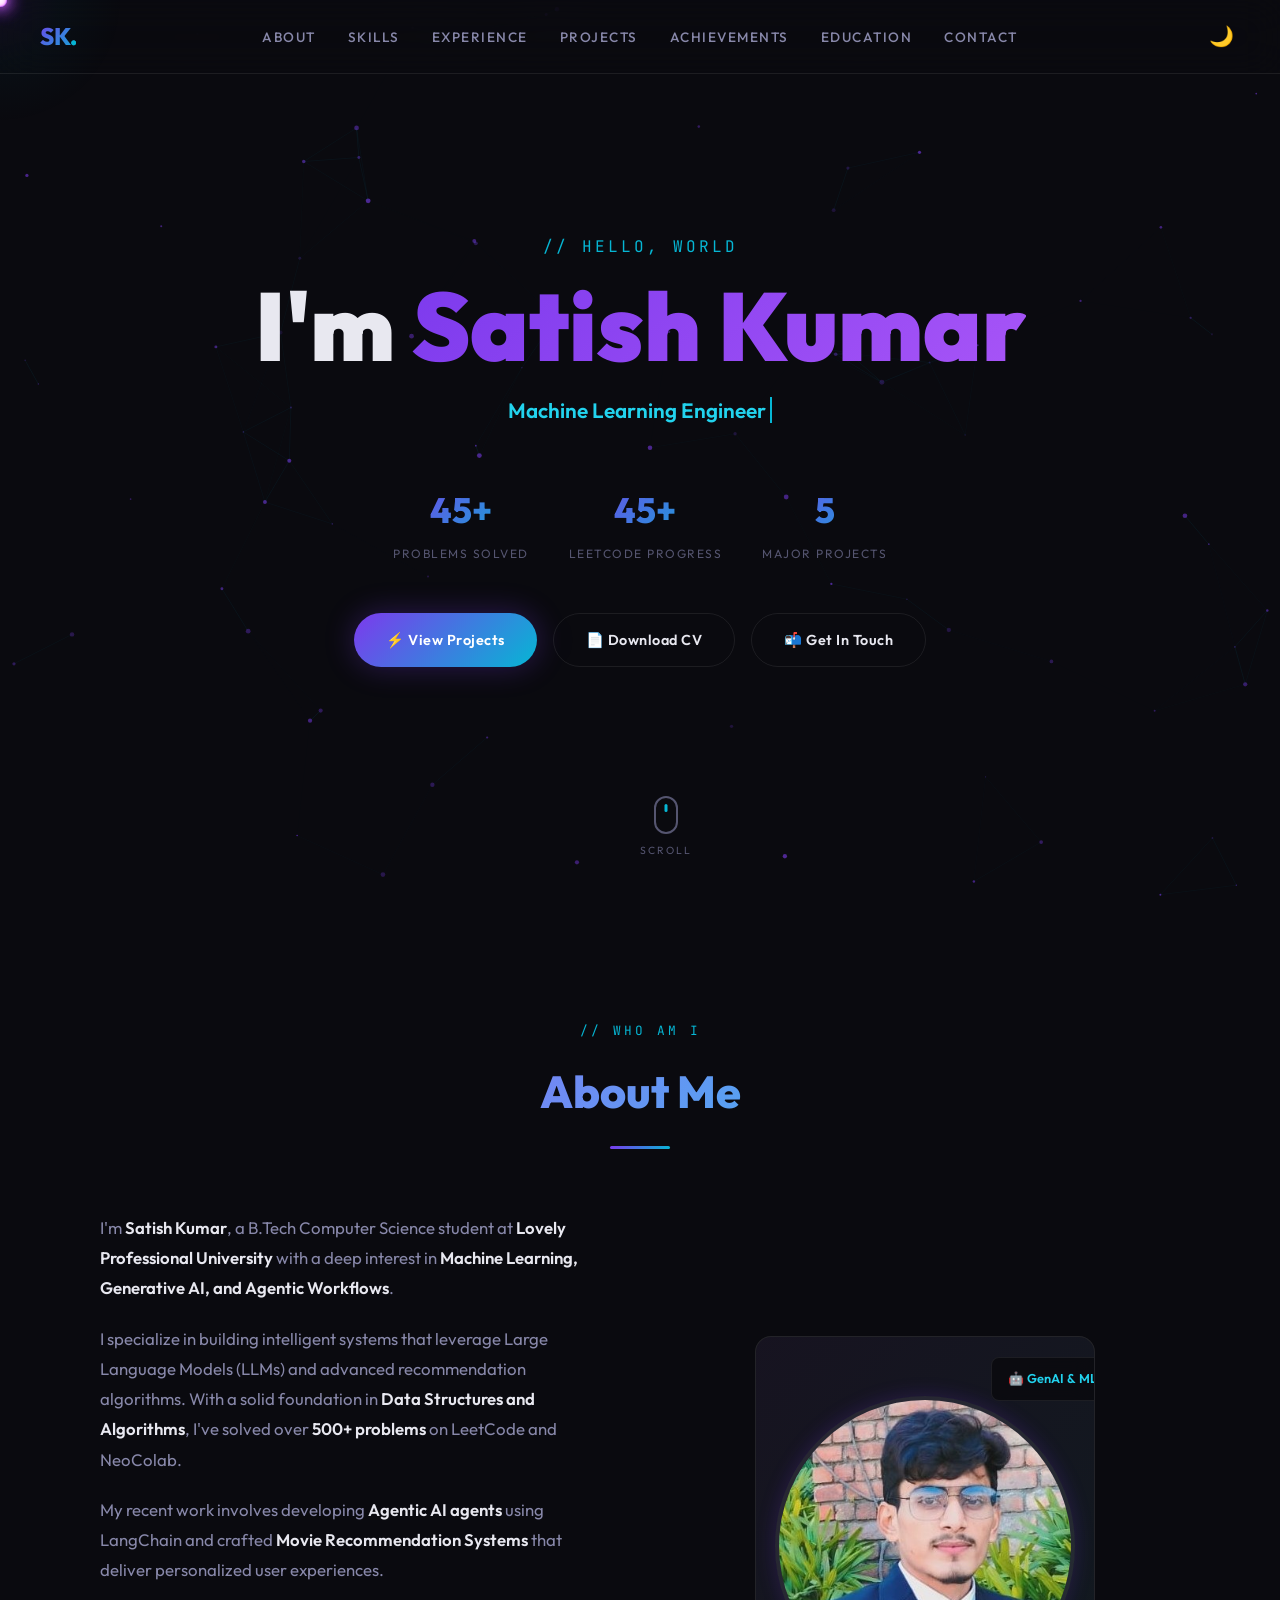
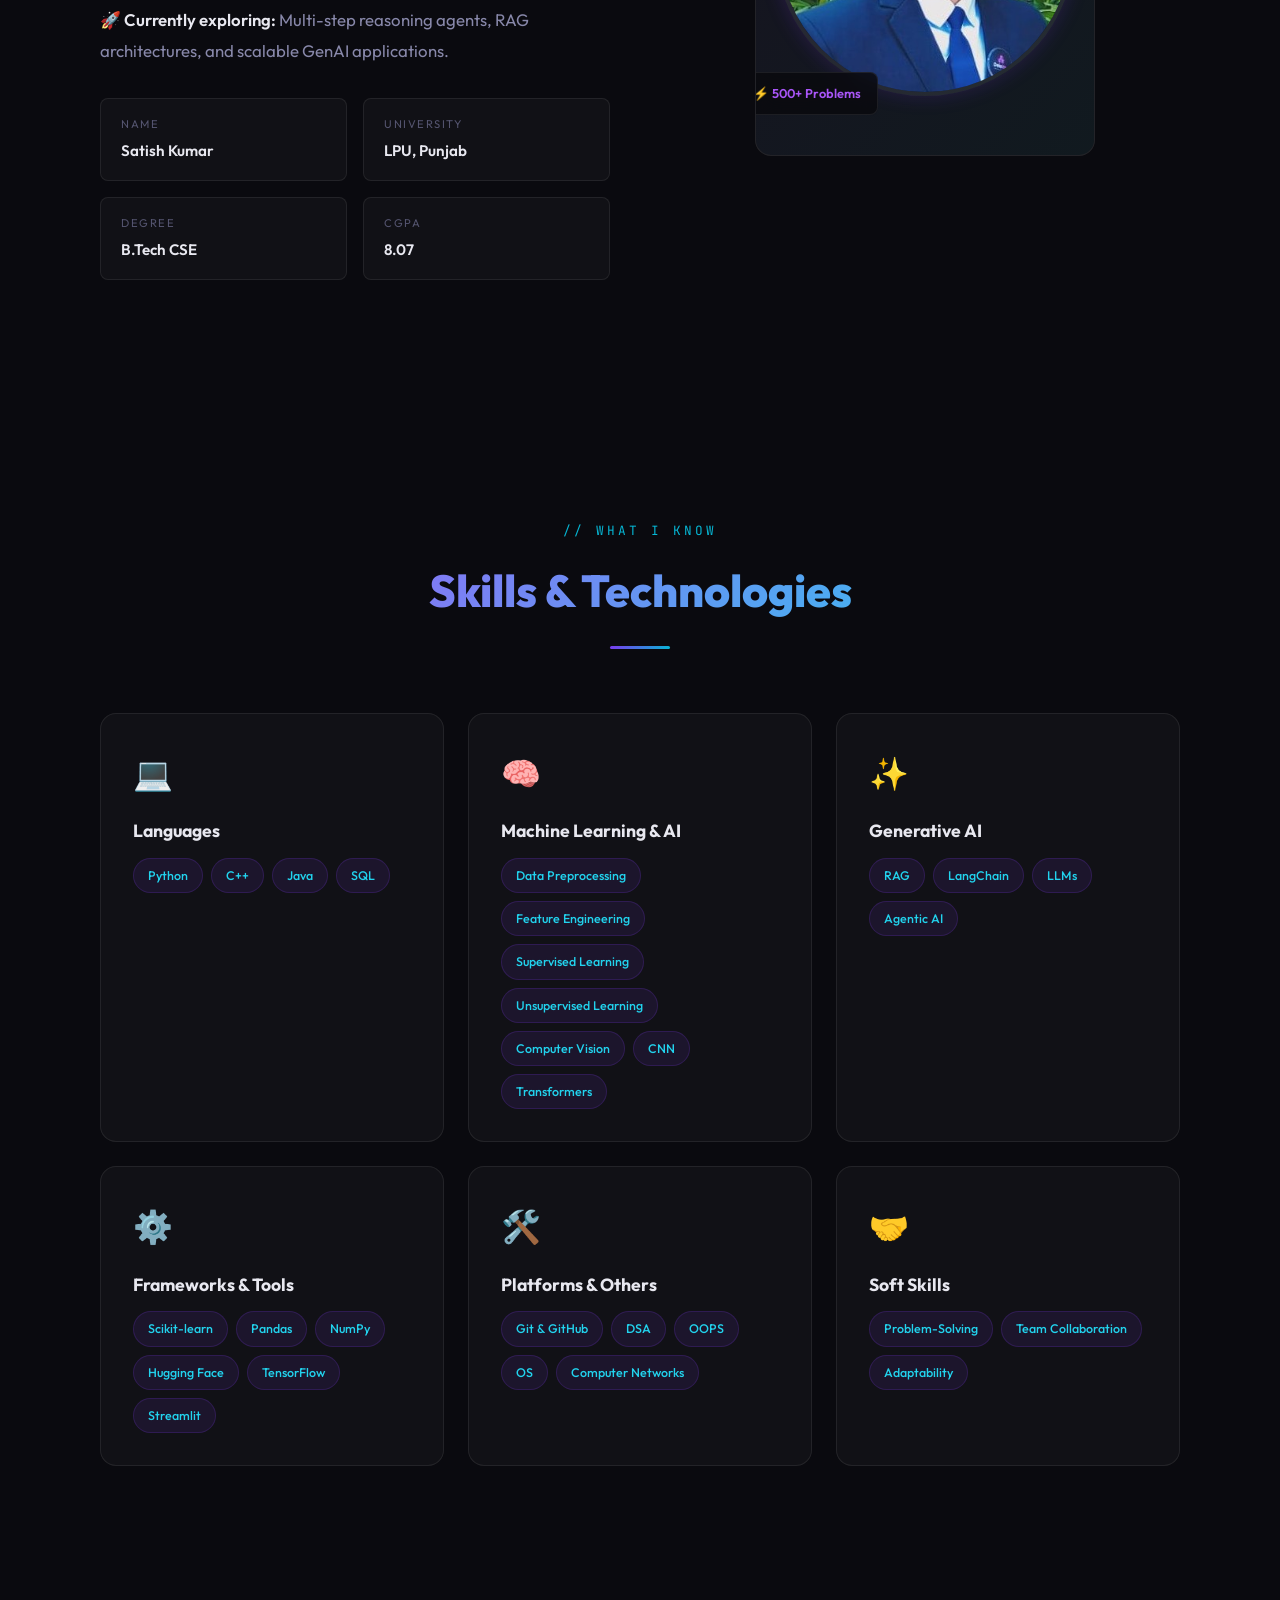
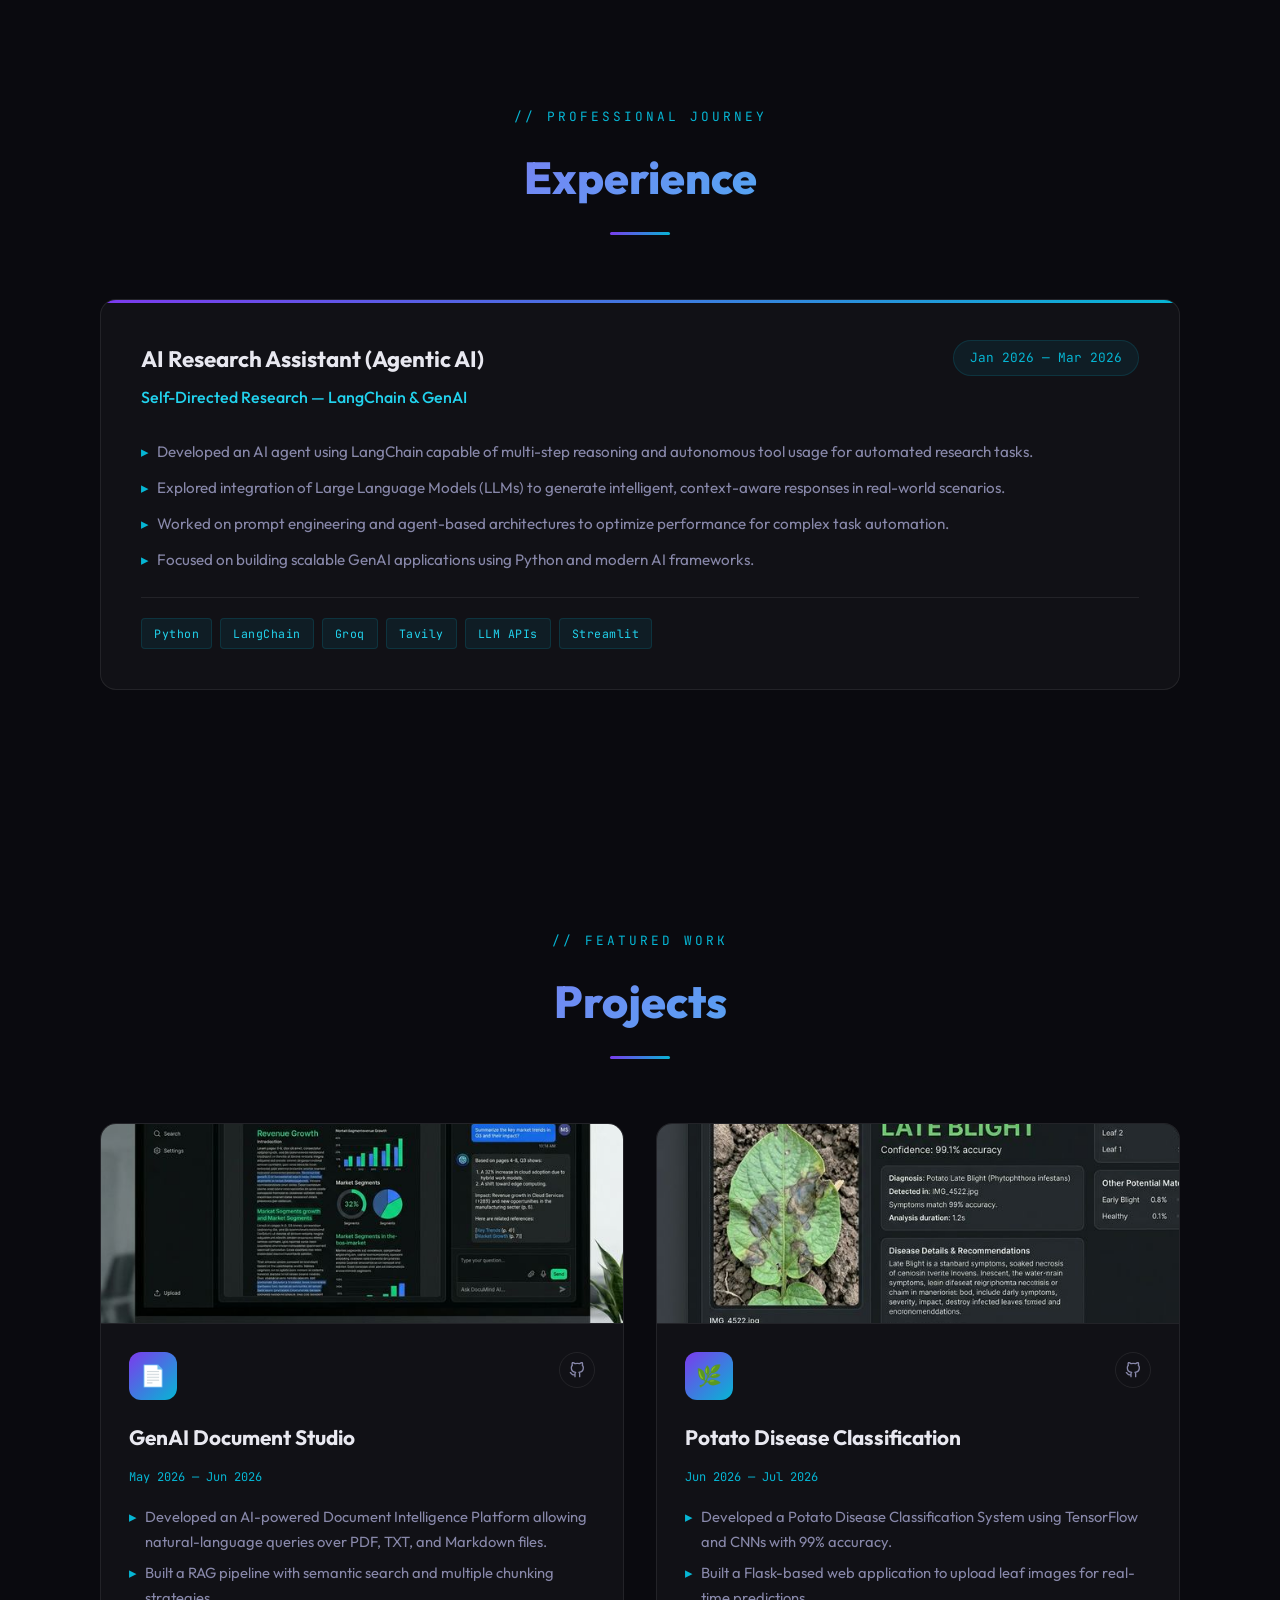
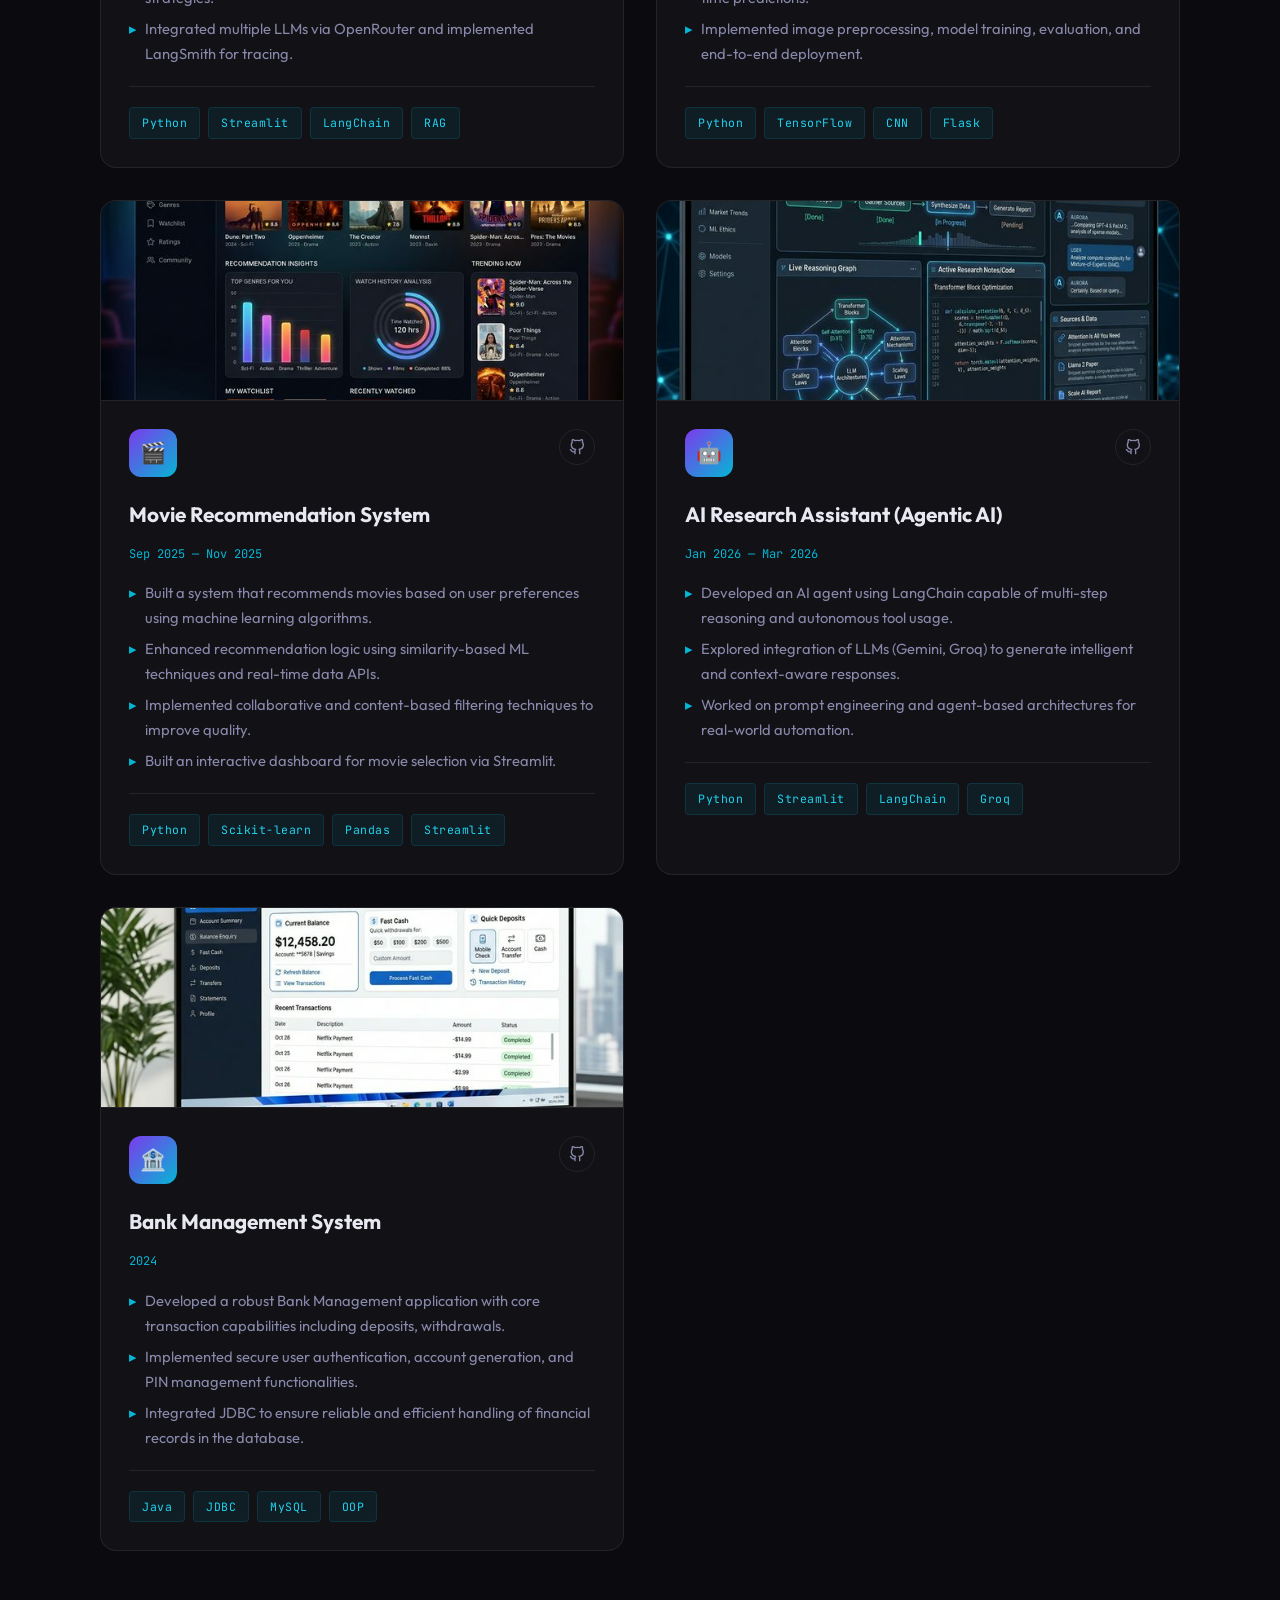
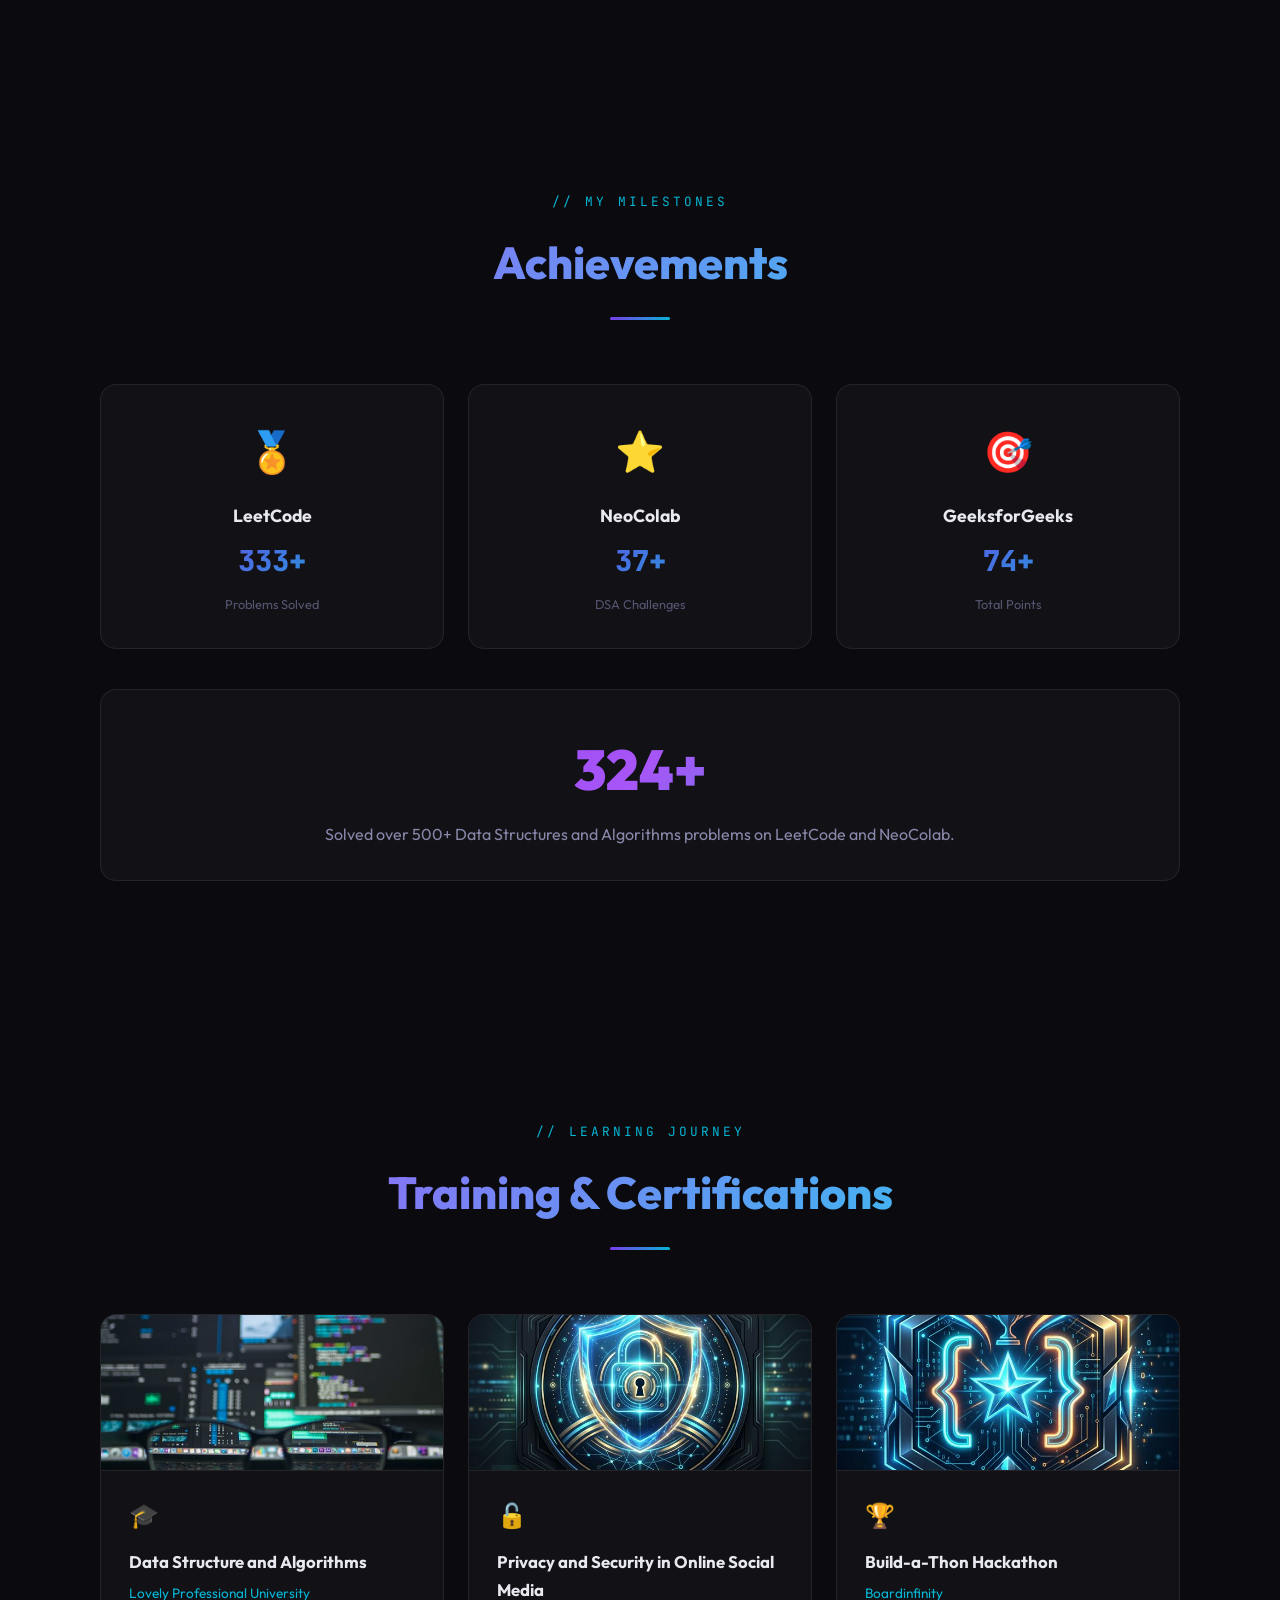
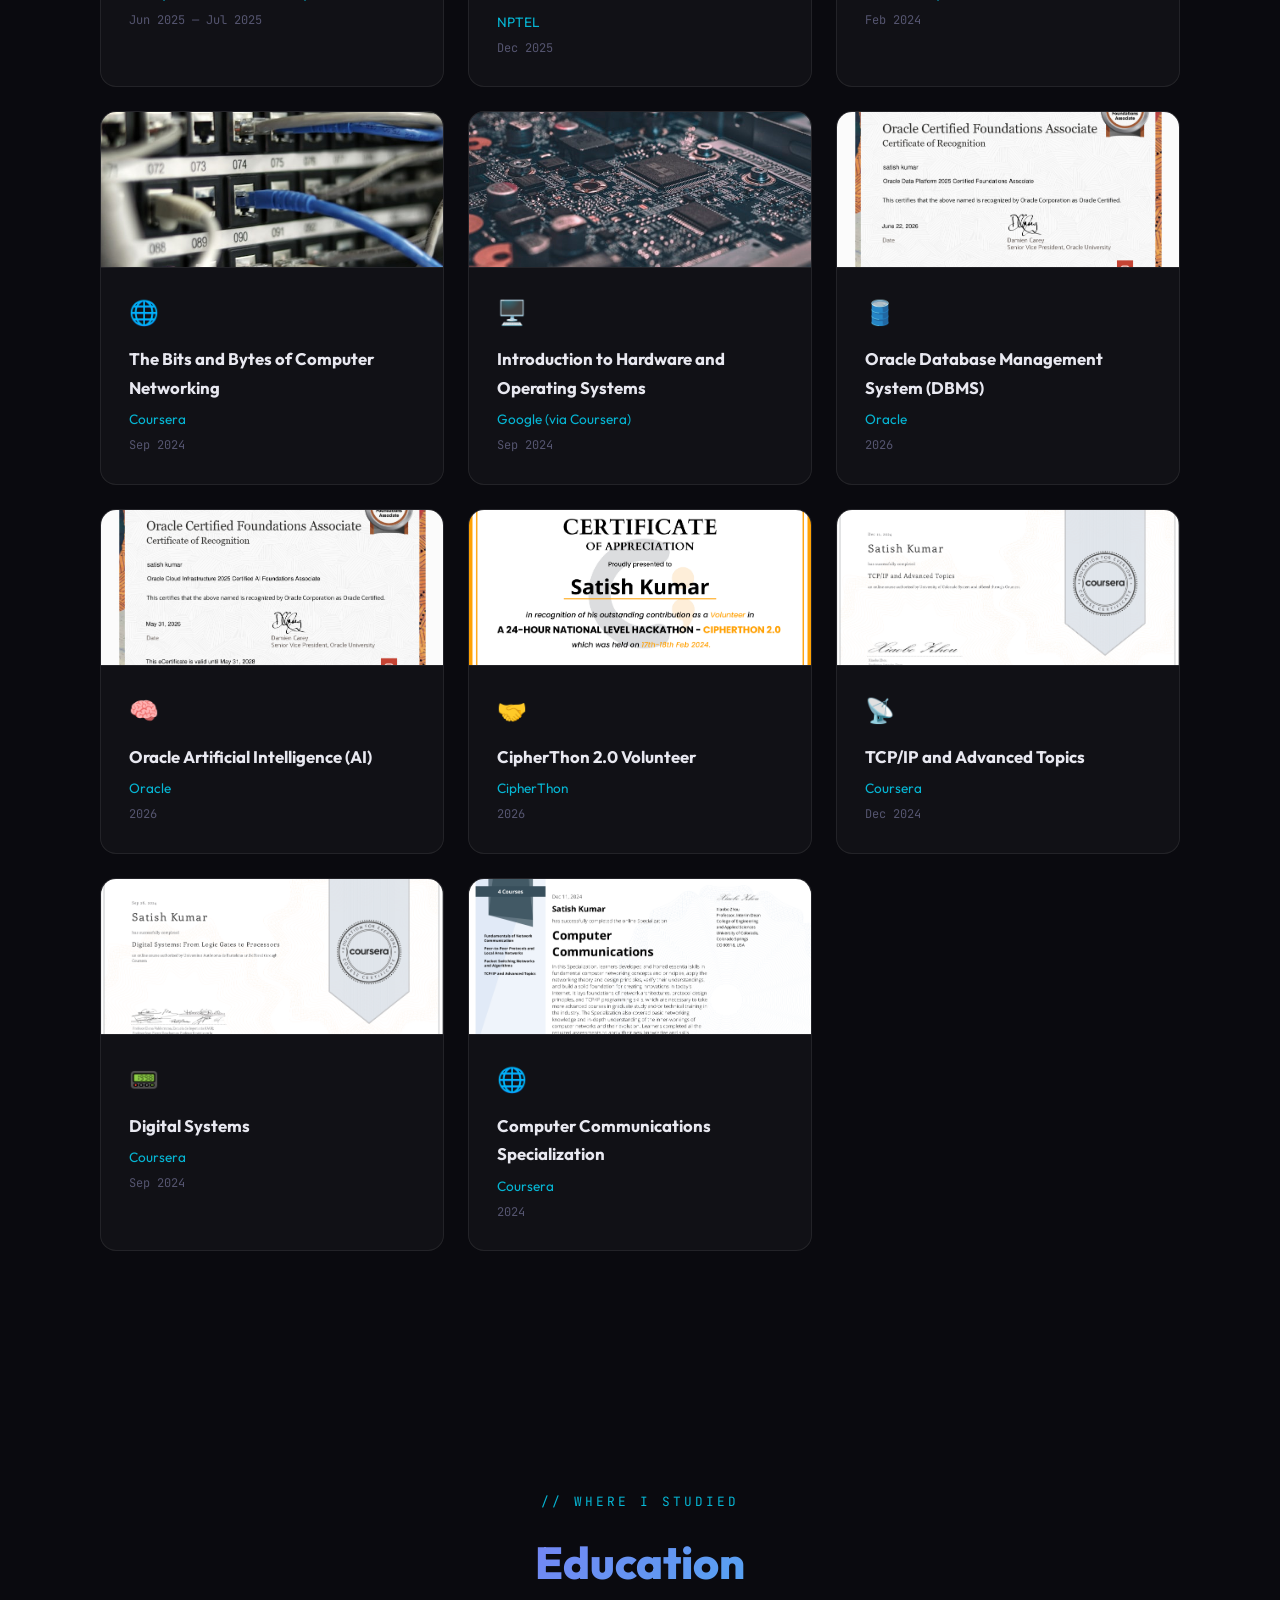
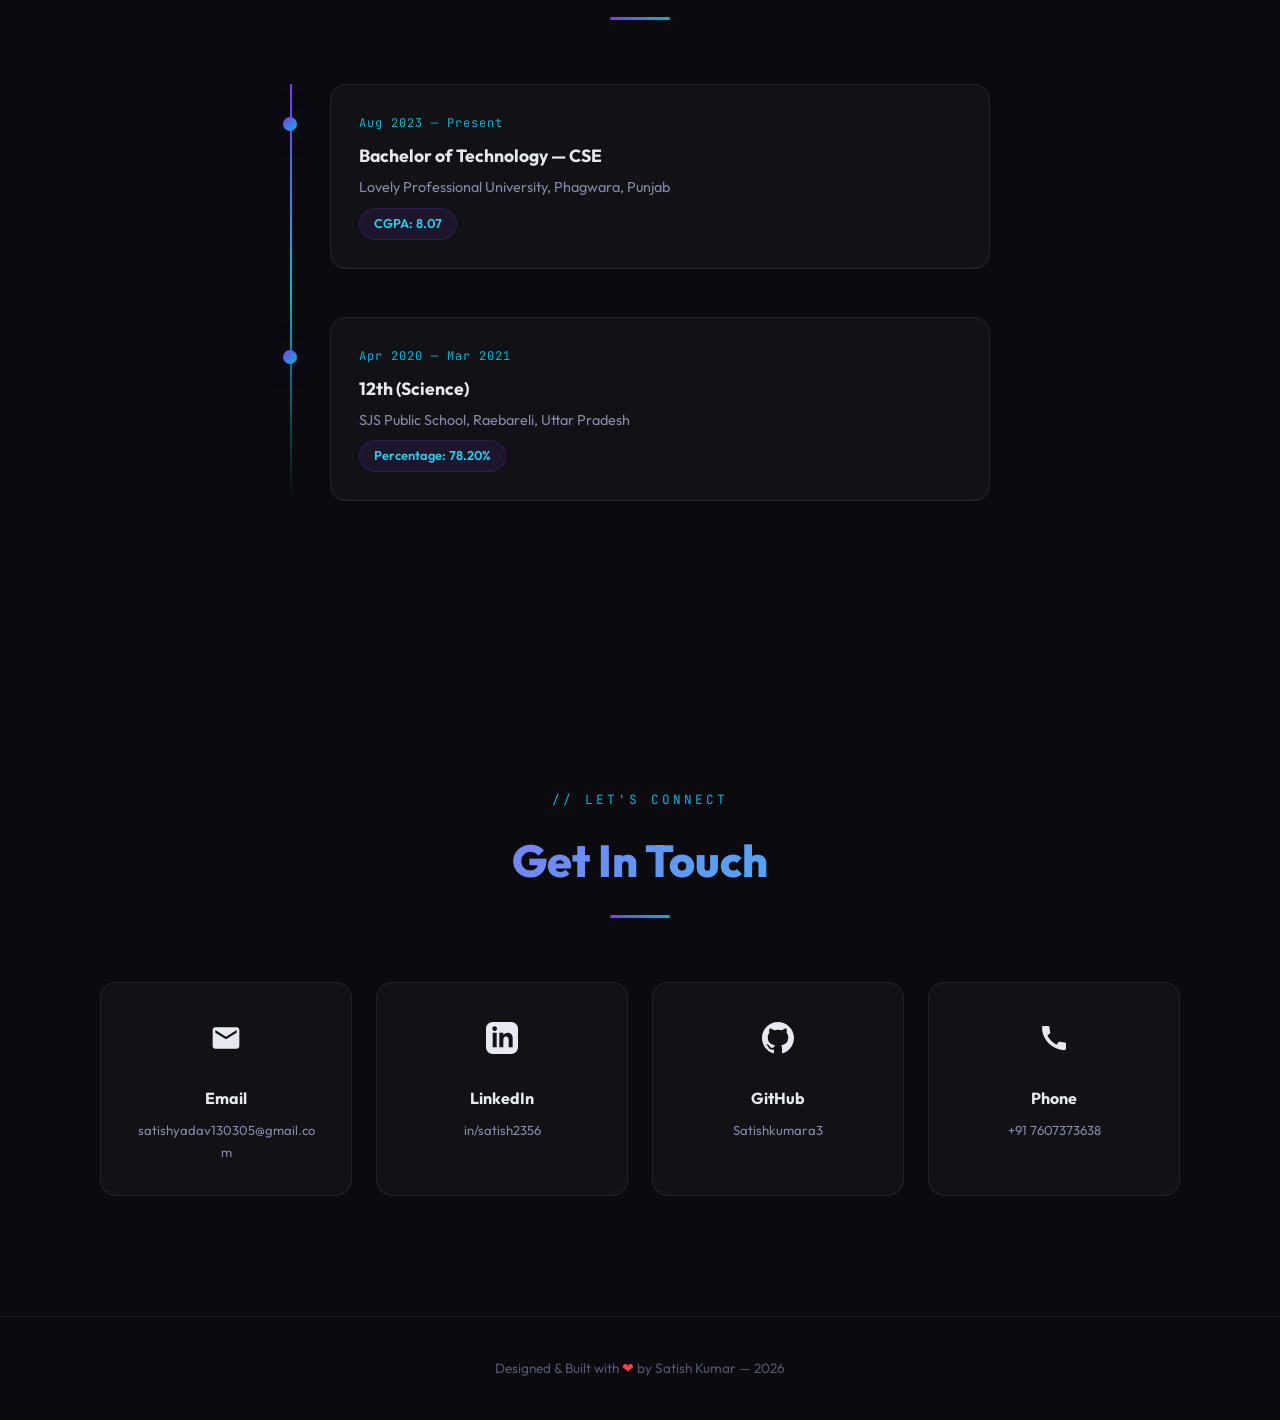
<file: index.html>
<!DOCTYPE html>
<html lang="en">

<head>
    <meta charset="UTF-8" />
    <meta name="viewport" content="width=device-width, initial-scale=1.0" />
    <meta name="description"
        content="Satish Kumar — Machine Learning Engineer, GenAI Developer & Competitive Programmer. Explore my projects, skills, and achievements." />
    <title>Satish Kumar — Portfolio</title>
    <link rel="stylesheet" href="style.css" />
    <link rel="icon"
        href="data:image/svg+xml,<svg xmlns='http://www.w3.org/2000/svg' viewBox='0 0 100 100'><text y='.9em' font-size='90'>🚀</text></svg>" />
</head>

<body>

    <!-- Cursor Particle Tail -->
    <div id="cursor-tail"></div>
    <div class="cursor-aura"></div>

    <!-- Particles -->
    <canvas id="particles-canvas"></canvas>

    <!-- ===== NAVBAR ===== -->
    <nav class="navbar" id="navbar">
        <a href="#hero" class="nav-logo">SK<span>.</span></a>
        <ul class="nav-links">
            <li><a href="#about">About</a></li>
            <li><a href="#skills">Skills</a></li>
            <li><a href="#experience">Experience</a></li>
            <li><a href="#projects">Projects</a></li>
            <li><a href="#achievements">Achievements</a></li>
            <li><a href="#education">Education</a></li>
            <li><a href="#contact">Contact</a></li>
        </ul>
        <div class="nav-actions">
            <button class="theme-toggle" id="theme-toggle" aria-label="Toggle Theme">🌙</button>
            <button class="nav-hamburger" aria-label="Toggle menu">
                <span></span><span></span><span></span>
            </button>
        </div>
    </nav>

    <!-- ===== HERO ===== -->
    <section class="hero" id="hero">
        <div class="hero-content">
            <p class="hero-greeting">// Hello, World</p>
            <h1 class="hero-name">
                I'm <a href="#certifications" class="gradient-text" style="text-decoration: none;">Satish Kumar</a>
            </h1>
            <div class="hero-title-wrapper">
                <p class="hero-title">
                    <span class="typed-text"></span>
                </p>
            </div>

            <div class="hero-stats">
                <div class="hero-stat">
                    <div class="hero-stat-value" data-count="500" data-suffix="+">0</div>
                    <div class="hero-stat-label">Problems Solved</div>
                </div>
                <div class="hero-stat">
                    <div class="hero-stat-value" id="hero-lc-rating" data-count="500" data-suffix="+">0</div>
                    <div class="hero-stat-label">LeetCode Progress</div>
                </div>
                <div class="hero-stat">
                    <div class="hero-stat-value" id="hero-cc-rating" data-count="5" data-suffix="">0</div>
                    <div class="hero-stat-label">Major Projects</div>
                </div>
            </div>

            <div class="hero-cta">
                <a href="#projects" class="btn btn-primary">⚡ View Projects</a>
                <a href="Kumar_Satish_CV.pdf" download class="btn btn-outline">📄 Download CV</a>
                <a href="#contact" class="btn btn-outline">📬 Get In Touch</a>
            </div>
        </div>

        <div class="scroll-indicator">
            <div class="scroll-mouse"></div>
            <span class="scroll-text">Scroll</span>
        </div>
    </section>

    <!-- ===== ABOUT ===== -->
    <section id="about">
        <div class="section-header reveal">
            <span class="section-tag">// Who Am I</span>
            <h2 class="section-title">About Me</h2>
            <div class="section-line"></div>
        </div>

        <div class="about-grid">
            <div class="about-text reveal-left">
                <p>
                    I'm <strong>Satish Kumar</strong>, a B.Tech Computer Science student at
                    <strong>Lovely Professional University</strong> with a deep interest in
                    <strong>Machine Learning, Generative AI, and Agentic Workflows</strong>.
                </p>
                <p>
                    I specialize in building intelligent systems that leverage Large Language Models (LLMs) and
                    advanced recommendation algorithms. With a solid foundation in <strong>Data Structures and
                        Algorithms</strong>,
                    I've solved over <strong>500+ problems</strong> on LeetCode and NeoColab.
                </p>
                <p>
                    My recent work involves developing <strong>Agentic AI agents</strong> using LangChain and
                    crafted <strong>Movie Recommendation Systems</strong> that deliver personalized user experiences.
                </p>
                <p>
                    🚀 <strong>Currently exploring:</strong> Multi-step reasoning agents, RAG architectures, and
                    scalable GenAI applications.
                </p>

                <div class="about-info-grid">
                    <div class="about-info-item">
                        <div class="about-info-label">Name</div>
                        <div class="about-info-value">Satish Kumar</div>
                    </div>
                    <div class="about-info-item">
                        <div class="about-info-label">University</div>
                        <div class="about-info-value">LPU, Punjab</div>
                    </div>
                    <div class="about-info-item">
                        <div class="about-info-label">Degree</div>
                        <div class="about-info-value">B.Tech CSE</div>
                    </div>
                    <div class="about-info-item">
                        <div class="about-info-label">CGPA</div>
                        <div class="about-info-value">8.07</div>
                    </div>
                </div>
            </div>

            <div class="about-image-wrapper reveal-right">
                <div class="about-image-card">
                    <div class="about-avatar">
                        <img src="profile.jpg" alt="Satish Kumar"
                            onerror="this.style.display='none'; this.parentElement.textContent='SK';" />
                    </div>
                    <div class="floating-badge">🤖 GenAI & ML</div>
                    <div class="floating-badge">⚡ 500+ Problems</div>
                </div>
            </div>
        </div>
    </section>

    <!-- ===== SKILLS ===== -->
    <section id="skills">
        <div class="section-header reveal">
            <span class="section-tag">// What I Know</span>
            <h2 class="section-title">Skills & Technologies</h2>
            <div class="section-line"></div>
        </div>

        <div class="skills-grid">
            <div class="skill-card reveal" style="transition-delay: 0.1s">
                <span class="skill-icon">💻</span>
                <h3>Languages</h3>
                <div class="skill-tags">
                    <span class="skill-tag">Python</span>
                    <span class="skill-tag">C++</span>
                    <span class="skill-tag">Java</span>
                    <span class="skill-tag">SQL</span>
                </div>
            </div>

            <div class="skill-card reveal" style="transition-delay: 0.2s">
                <span class="skill-icon">🧠</span>
                <h3>Machine Learning & AI</h3>
                <div class="skill-tags">
                    <span class="skill-tag">Data Preprocessing</span>
                    <span class="skill-tag">Feature Engineering</span>
                    <span class="skill-tag">Supervised Learning</span>
                    <span class="skill-tag">Unsupervised Learning</span>
                    <span class="skill-tag">Computer Vision</span>
                    <span class="skill-tag">CNN</span>
                    <span class="skill-tag">Transformers</span>
                </div>
            </div>

            <div class="skill-card reveal" style="transition-delay: 0.3s">
                <span class="skill-icon">✨</span>
                <h3>Generative AI</h3>
                <div class="skill-tags">
                    <span class="skill-tag">RAG</span>
                    <span class="skill-tag">LangChain</span>
                    <span class="skill-tag">LLMs</span>
                    <span class="skill-tag">Agentic AI</span>
                </div>
            </div>

            <div class="skill-card reveal" style="transition-delay: 0.4s">
                <span class="skill-icon">⚙️</span>
                <h3>Frameworks & Tools</h3>
                <div class="skill-tags">
                    <span class="skill-tag">Scikit-learn</span>
                    <span class="skill-tag">Pandas</span>
                    <span class="skill-tag">NumPy</span>
                    <span class="skill-tag">Hugging Face</span>
                    <span class="skill-tag">TensorFlow</span>
                    <span class="skill-tag">Streamlit</span>
                </div>
            </div>

            <div class="skill-card reveal" style="transition-delay: 0.5s">
                <span class="skill-icon">🛠️</span>
                <h3>Platforms & Others</h3>
                <div class="skill-tags">
                    <span class="skill-tag">Git & GitHub</span>
                    <span class="skill-tag">DSA</span>
                    <span class="skill-tag">OOPS</span>
                    <span class="skill-tag">OS</span>
                    <span class="skill-tag">Computer Networks</span>
                </div>
            </div>

            <div class="skill-card reveal" style="transition-delay: 0.6s">
                <span class="skill-icon">🤝</span>
                <h3>Soft Skills</h3>
                <div class="skill-tags">
                    <span class="skill-tag">Problem-Solving</span>
                    <span class="skill-tag">Team Collaboration</span>
                    <span class="skill-tag">Adaptability</span>
                </div>
            </div>
        </div>
    </section>

    <!-- ===== EXPERIENCE ===== -->
    <section id="experience">
        <div class="section-header reveal">
            <span class="section-tag">// Professional Journey</span>
            <h2 class="section-title">Experience</h2>
            <div class="section-line"></div>
        </div>

        <div class="experience-card reveal">
            <div class="exp-header">
                <div class="exp-role">
                    <h3>AI Research Assistant (Agentic AI)</h3>
                    <span class="exp-company">Self-Directed Research — LangChain & GenAI</span>
                </div>
                <span class="exp-date">Jan 2026 — Mar 2026</span>
            </div>

            <div class="exp-desc">
                <li>Developed an AI agent using LangChain capable of multi-step reasoning and autonomous tool usage for
                    automated research tasks.</li>
                <li>Explored integration of Large Language Models (LLMs) to generate intelligent, context-aware
                    responses in real-world scenarios.</li>
                <li>Worked on prompt engineering and agent-based architectures to optimize performance for complex task
                    automation.</li>
                <li>Focused on building scalable GenAI applications using Python and modern AI frameworks.</li>
            </div>

            <div class="exp-tech">
                <span>Python</span>
                <span>LangChain</span>
                <span>Groq</span>
                <span>Tavily</span>
                <span>LLM APIs</span>
                <span>Streamlit</span>
            </div>
        </div>
    </section>

    <!-- ===== PROJECTS ===== -->
    <section id="projects">
        <div class="section-header reveal">
            <span class="section-tag">// Featured Work</span>
            <h2 class="section-title">Projects</h2>
            <div class="section-line"></div>
        </div>

        <div class="projects-grid">
            <!-- Project 1 (Was Project 3) -->
            <div class="project-card reveal" onclick="window.open('https://genaidocumentstudio-bygo92pzclkr9ewqu42vqu.streamlit.app', '_blank')" style="cursor: pointer;">
                <div class="project-image">
                    <img src="genai_document_studio.png" alt="GenAI Document Studio" />
                </div>
                <div class="project-header">
                    <div class="project-icon">📄</div>
                    <div class="project-links">
                        <a href="https://github.com/Satishkumara3" target="_blank" rel="noopener" title="GitHub">
                            <svg width="16" height="16" viewBox="0 0 24 24" fill="none" stroke="currentColor" stroke-width="2" stroke-linecap="round" stroke-linejoin="round"><path d="M9 19c-5 1.5-5-2.5-7-3m14 6v-3.87a3.37 3.37 0 0 0-.94-2.61c3.14-.35 6.44-1.54 6.44-7A5.44 5.44 0 0 0 20 4.77 5.07 5.07 0 0 0 19.91 1S18.73.65 16 2.48a13.38 13.38 0 0 0-7 0C6.27.65 5.09 1 5.09 1A5.07 5.07 0 0 0 5 4.77a5.44 5.44 0 0 0-1.5 3.78c0 5.42 3.3 6.61 6.44 7A3.37 3.37 0 0 0 9 18.13V22" /></svg>
                        </a>
                    </div>
                </div>
                <div class="project-body">
                    <h3 class="project-title">GenAI Document Studio</h3>
                    <span class="project-date">May 2026 — Jun 2026</span>
                    <div class="project-desc">
                        <li>Developed an AI-powered Document Intelligence Platform allowing natural-language queries over PDF, TXT, and Markdown files.</li>
                        <li>Built a RAG pipeline with semantic search and multiple chunking strategies.</li>
                        <li>Integrated multiple LLMs via OpenRouter and implemented LangSmith for tracing.</li>
                    </div>
                    <div class="project-tech"><span>Python</span><span>Streamlit</span><span>LangChain</span><span>RAG</span></div>
                </div>
            </div>

            <!-- Project 2 (Was Project 4) -->
            <div class="project-card reveal" style="transition-delay: 0.15s; cursor: pointer;" onclick="window.open('https://potato-disease-classification-using-cnn-c5dk.onrender.com', '_blank')">
                <div class="project-image">
                    <img src="potato_disease_classification.png" alt="Potato Disease Classification" />
                </div>
                <div class="project-header">
                    <div class="project-icon">🌿</div>
                    <div class="project-links">
                        <a href="https://github.com/Satishkumara3" target="_blank" rel="noopener" title="GitHub">
                            <svg width="16" height="16" viewBox="0 0 24 24" fill="none" stroke="currentColor" stroke-width="2" stroke-linecap="round" stroke-linejoin="round"><path d="M9 19c-5 1.5-5-2.5-7-3m14 6v-3.87a3.37 3.37 0 0 0-.94-2.61c3.14-.35 6.44-1.54 6.44-7A5.44 5.44 0 0 0 20 4.77 5.07 5.07 0 0 0 19.91 1S18.73.65 16 2.48a13.38 13.38 0 0 0-7 0C6.27.65 5.09 1 5.09 1A5.07 5.07 0 0 0 5 4.77a5.44 5.44 0 0 0-1.5 3.78c0 5.42 3.3 6.61 6.44 7A3.37 3.37 0 0 0 9 18.13V22" /></svg>
                        </a>
                    </div>
                </div>
                <div class="project-body">
                    <h3 class="project-title">Potato Disease Classification</h3>
                    <span class="project-date">Jun 2026 — Jul 2026</span>
                    <div class="project-desc">
                        <li>Developed a Potato Disease Classification System using TensorFlow and CNNs with 99% accuracy.</li>
                        <li>Built a Flask-based web application to upload leaf images for real-time predictions.</li>
                        <li>Implemented image preprocessing, model training, evaluation, and end-to-end deployment.</li>
                    </div>
                    <div class="project-tech"><span>Python</span><span>TensorFlow</span><span>CNN</span><span>Flask</span></div>
                </div>
            </div>

            <!-- Project 3 (Was Project 1) -->
            <div class="project-card reveal" style="transition-delay: 0.3s; cursor: pointer;" onclick="window.open('https://movie-recommendation-system-c9a2.onrender.com', '_blank')">
                <div class="project-image">
                    <img src="movie_recommendation_system.png" alt="Movie Recommendation System" />
                </div>
                <div class="project-header">
                    <div class="project-icon">🎬</div>
                    <div class="project-links">
                        <a href="https://github.com/Satishkumara3/Movie_Recommendation_System" target="_blank" rel="noopener" title="GitHub">
                            <svg width="16" height="16" viewBox="0 0 24 24" fill="none" stroke="currentColor" stroke-width="2" stroke-linecap="round" stroke-linejoin="round"><path d="M9 19c-5 1.5-5-2.5-7-3m14 6v-3.87a3.37 3.37 0 0 0-.94-2.61c3.14-.35 6.44-1.54 6.44-7A5.44 5.44 0 0 0 20 4.77 5.07 5.07 0 0 0 19.91 1S18.73.65 16 2.48a13.38 13.38 0 0 0-7 0C6.27.65 5.09 1 5.09 1A5.07 5.07 0 0 0 5 4.77a5.44 5.44 0 0 0-1.5 3.78c0 5.42 3.3 6.61 6.44 7A3.37 3.37 0 0 0 9 18.13V22" /></svg>
                        </a>
                    </div>
                </div>
                <div class="project-body">
                    <h3 class="project-title">Movie Recommendation System</h3>
                    <span class="project-date">Sep 2025 — Nov 2025</span>
                    <div class="project-desc">
                        <li>Built a system that recommends movies based on user preferences using machine learning algorithms.</li>
                        <li>Enhanced recommendation logic using similarity-based ML techniques and real-time data APIs.</li>
                        <li>Implemented collaborative and content-based filtering techniques to improve quality.</li>
                        <li>Built an interactive dashboard for movie selection via Streamlit.</li>
                    </div>
                    <div class="project-tech"><span>Python</span><span>Scikit-learn</span><span>Pandas</span><span>Streamlit</span></div>
                </div>
            </div>

            <!-- Project 4 (Was Project 2) -->
            <div class="project-card reveal" style="transition-delay: 0.45s; cursor: pointer;" onclick="window.open('https://langchainagentai-nmfdshcb5ynuzdqsv2qmqd.streamlit.app', '_blank')">
                <div class="project-image">
                    <img src="ai_research_assistant.png" alt="AI Research Assistant" />
                </div>
                <div class="project-header">
                    <div class="project-icon">🤖</div>
                    <div class="project-links">
                        <a href="https://github.com/Satishkumara3/langchain_agent_ai" target="_blank" rel="noopener" title="GitHub">
                            <svg width="16" height="16" viewBox="0 0 24 24" fill="none" stroke="currentColor" stroke-width="2" stroke-linecap="round" stroke-linejoin="round"><path d="M9 19c-5 1.5-5-2.5-7-3m14 6v-3.87a3.37 3.37 0 0 0-.94-2.61c3.14-.35 6.44-1.54 6.44-7A5.44 5.44 0 0 0 20 4.77 5.07 5.07 0 0 0 19.91 1S18.73.65 16 2.48a13.38 13.38 0 0 0-7 0C6.27.65 5.09 1 5.09 1A5.07 5.07 0 0 0 5 4.77a5.44 5.44 0 0 0-1.5 3.78c0 5.42 3.3 6.61 6.44 7A3.37 3.37 0 0 0 9 18.13V22" /></svg>
                        </a>
                    </div>
                </div>
                <div class="project-body">
                    <h3 class="project-title">AI Research Assistant (Agentic AI)</h3>
                    <span class="project-date">Jan 2026 — Mar 2026</span>
                    <div class="project-desc">
                        <li>Developed an AI agent using LangChain capable of multi-step reasoning and autonomous tool usage.</li>
                        <li>Explored integration of LLMs (Gemini, Groq) to generate intelligent and context-aware responses.</li>
                        <li>Worked on prompt engineering and agent-based architectures for real-world automation.</li>
                    </div>
                    <div class="project-tech"><span>Python</span><span>Streamlit</span><span>LangChain</span><span>Groq</span></div>
                </div>
            </div>

            <!-- Project 5 -->
            <div class="project-card reveal" style="transition-delay: 0.6s; cursor: pointer;" onclick="window.open('https://github.com/Satishkumara3/Bank-Management-System', '_blank')">
                <div class="project-image">
                    <img src="bank_management_system.png" alt="Bank Management System" />
                </div>
                <div class="project-header">
                    <div class="project-icon">🏦</div>
                    <div class="project-links">
                        <a href="https://github.com/Satishkumara3/Bank-Management-System" target="_blank" rel="noopener" title="GitHub">
                            <svg width="16" height="16" viewBox="0 0 24 24" fill="none" stroke="currentColor" stroke-width="2" stroke-linecap="round" stroke-linejoin="round"><path d="M9 19c-5 1.5-5-2.5-7-3m14 6v-3.87a3.37 3.37 0 0 0-.94-2.61c3.14-.35 6.44-1.54 6.44-7A5.44 5.44 0 0 0 20 4.77 5.07 5.07 0 0 0 19.91 1S18.73.65 16 2.48a13.38 13.38 0 0 0-7 0C6.27.65 5.09 1 5.09 1A5.07 5.07 0 0 0 5 4.77a5.44 5.44 0 0 0-1.5 3.78c0 5.42 3.3 6.61 6.44 7A3.37 3.37 0 0 0 9 18.13V22" /></svg>
                        </a>
                    </div>
                </div>
                <div class="project-body">
                    <h3 class="project-title">Bank Management System</h3>
                    <span class="project-date">2024</span>
                    <div class="project-desc">
                        <li>Developed a robust Bank Management application with core transaction capabilities including deposits, withdrawals.</li>
                        <li>Implemented secure user authentication, account generation, and PIN management functionalities.</li>
                        <li>Integrated JDBC to ensure reliable and efficient handling of financial records in the database.</li>
                    </div>
                    <div class="project-tech"><span>Java</span><span>JDBC</span><span>MySQL</span><span>OOP</span></div>
                </div>
            </div>
        </div>
    </section>

    <!-- ===== ACHIEVEMENTS ===== -->
    <section id="achievements">
        <div class="section-header reveal">
            <span class="section-tag">// My Milestones</span>
            <h2 class="section-title">Achievements</h2>
            <div class="section-line"></div>
        </div>

        <div class="achievements-grid">
            <a href="https://leetcode.com/Satishkumara3" target="_blank" rel="noopener" class="achievement-card reveal"
                style="transition-delay: 0.1s">
                <span class="achievement-icon">🏅</span>
                <h3>LeetCode</h3>
                <div class="achievement-rating" id="ach-lc-rating" data-count="500" data-suffix="+">0</div>
                <p class="achievement-label" id="ach-lc-label">Problems Solved</p>
            </a>

            <div class="achievement-card reveal" style="transition-delay: 0.2s">
                <span class="achievement-icon">⭐</span>
                <h3>NeoColab</h3>
                <div class="achievement-rating" data-count="50" data-suffix="+">0</div>
                <p class="achievement-label">DSA Challenges</p>
            </div>

            <div class="achievement-card reveal" style="transition-delay: 0.3s">
                <span class="achievement-icon">🎯</span>
                <h3>GeeksforGeeks</h3>
                <div class="achievement-rating" data-count="100" data-suffix="+">0</div>
                <p class="achievement-label">Total Points</p>
            </div>
        </div>

        <div class="achievement-total reveal" style="transition-delay: 0.4s">
            <div class="achievement-total-value" data-count="500" data-suffix="+">0</div>
            <p class="achievement-total-label">Solved over 500+ Data Structures and Algorithms problems on LeetCode and
                NeoColab.</p>
        </div>
    </section>

    <!-- ===== TRAINING & CERTS ===== -->
    <section id="certifications">
        <div class="section-header reveal">
            <span class="section-tag">// Learning Journey</span>
            <h2 class="section-title">Training & Certifications</h2>
            <div class="section-line"></div>
        </div>

        <div class="certs-grid">
            <a href="Cert_DSA.pdf" target="_blank" class="cert-card reveal" style="transition-delay: 0.1s; text-decoration: none; color: inherit; display: block;">
                <div class="cert-image">
                    <img src="cert_dsa.jpg" alt="Data Structure and Algorithms" />
                </div>
                <span class="cert-badge">🎓</span>
                <h3>Data Structure and Algorithms</h3>
                <p class="cert-issuer">Lovely Professional University</p>
                <p class="cert-date">Jun 2025 — Jul 2025</p>
            </a>

            <a href="Cert_Privacy.pdf" target="_blank" class="cert-card reveal" style="transition-delay: 0.2s; text-decoration: none; color: inherit; display: block;">
                <div class="cert-image">
                    <img src="cert_privacy.png" alt="Privacy and Security" />
                </div>
                <span class="cert-badge">🔓</span>
                <h3>Privacy and Security in Online Social Media</h3>
                <p class="cert-issuer">NPTEL</p>
                <p class="cert-date">Dec 2025</p>
            </a>

            <a href="cert_hackathon.png" target="_blank" class="cert-card reveal" style="transition-delay: 0.3s; text-decoration: none; color: inherit; display: block;">
                <div class="cert-image">
                    <img src="cert_hackathon.png" alt="Build-a-Thon Hackathon" />
                </div>
                <span class="cert-badge">🏆</span>
                <h3>Build-a-Thon Hackathon</h3>
                <p class="cert-issuer">Boardinfinity</p>
                <p class="cert-date">Feb 2024</p>
            </a>

            <a href="Cert_Networking.pdf" target="_blank" class="cert-card reveal" style="transition-delay: 0.4s; text-decoration: none; color: inherit; display: block;">
                <div class="cert-image">
                    <img src="cert_networking.jpg" alt="The Bits and Bytes of Computer Networking" />
                </div>
                <span class="cert-badge">🌐</span>
                <h3>The Bits and Bytes of Computer Networking</h3>
                <p class="cert-issuer">Coursera</p>
                <p class="cert-date">Sep 2024</p>
            </a>

            <a href="Cert_Hardware.pdf" target="_blank" class="cert-card reveal" style="transition-delay: 0.5s; text-decoration: none; color: inherit; display: block;">
                <div class="cert-image">
                    <img src="cert_hardware.jpg" alt="Introduction to Hardware and Operating Systems" />
                </div>
                <span class="cert-badge">🖥️</span>
                <h3>Introduction to Hardware and Operating Systems</h3>
                <p class="cert-issuer">Google (via Coursera)</p>
                <p class="cert-date">Sep 2024</p>
            </a>

            <!-- New Certificates -->
            <a href="DBMS_Certificate.pdf" target="_blank" class="cert-card reveal" style="transition-delay: 0.6s; text-decoration: none; color: inherit; display: block;">
                <div class="cert-image">
                    <img src="cert_dbms.png" alt="Oracle DBMS Certificate" />
                </div>
                <span class="cert-badge">🛢️</span>
                <h3>Oracle Database Management System (DBMS)</h3>
                <p class="cert-issuer">Oracle</p>
                <p class="cert-date">2026</p>
            </a>

            <a href="AI_Certificate.pdf" target="_blank" class="cert-card reveal" style="transition-delay: 0.7s; text-decoration: none; color: inherit; display: block;">
                <div class="cert-image">
                    <img src="cert_ai.png" alt="Oracle AI Certificate" />
                </div>
                <span class="cert-badge">🧠</span>
                <h3>Oracle Artificial Intelligence (AI)</h3>
                <p class="cert-issuer">Oracle</p>
                <p class="cert-date">2026</p>
            </a>

            <a href="CipherThon_Volunteer.pdf" target="_blank" class="cert-card reveal" style="transition-delay: 0.8s; text-decoration: none; color: inherit; display: block;">
                <div class="cert-image">
                    <img src="cert_volunteer.png" alt="CipherThon Volunteer Certificate" />
                </div>
                <span class="cert-badge">🤝</span>
                <h3>CipherThon 2.0 Volunteer</h3>
                <p class="cert-issuer">CipherThon</p>
                <p class="cert-date">2026</p>
            </a>

            <a href="Cert_TCPIP.pdf" target="_blank" class="cert-card reveal" style="transition-delay: 0.9s; text-decoration: none; color: inherit; display: block;">
                <div class="cert-image">
                    <img src="cert_tcpip.png" alt="TCP/IP and Advanced Topics" />
                </div>
                <span class="cert-badge">📡</span>
                <h3>TCP/IP and Advanced Topics</h3>
                <p class="cert-issuer">Coursera</p>
                <p class="cert-date">Dec 2024</p>
            </a>

            <a href="Cert_Digital_Systems.pdf" target="_blank" class="cert-card reveal" style="transition-delay: 1.0s; text-decoration: none; color: inherit; display: block;">
                <div class="cert-image">
                    <img src="cert_digital_systems.png" alt="Digital Systems Certificate" />
                </div>
                <span class="cert-badge">📟</span>
                <h3>Digital Systems</h3>
                <p class="cert-issuer">Coursera</p>
                <p class="cert-date">Sep 2024</p>
            </a>

            <a href="Cert_Computer_Communications.pdf" target="_blank" class="cert-card reveal" style="transition-delay: 1.1s; text-decoration: none; color: inherit; display: block;">
                <div class="cert-image">
                    <img src="cert_computer_communications.png" alt="Computer Communications Certificate" />
                </div>
                <span class="cert-badge">🌐</span>
                <h3>Computer Communications Specialization</h3>
                <p class="cert-issuer">Coursera</p>
                <p class="cert-date">2024</p>
            </a>
        </div>
    </section>

    <!-- ===== EDUCATION ===== -->
    <section id="education">
        <div class="section-header reveal">
            <span class="section-tag">// Where I Studied</span>
            <h2 class="section-title">Education</h2>
            <div class="section-line"></div>
        </div>

        <div class="timeline">
            <div class="timeline-item reveal">
                <span class="timeline-date">Aug 2023 — Present</span>
                <h3>Bachelor of Technology — CSE</h3>
                <p>Lovely Professional University, Phagwara, Punjab</p>
                <span class="timeline-grade">CGPA: 8.07</span>
            </div>

            <div class="timeline-item reveal" style="transition-delay: 0.15s">
                <span class="timeline-date">Apr 2020 — Mar 2021</span>
                <h3>12th (Science)</h3>
                <p>SJS Public School, Raebareli, Uttar Pradesh</p>
                <span class="timeline-grade">Percentage: 78.20%</span>
            </div>
        </div>
    </section>

    <!-- ===== CONTACT ===== -->
    <section id="contact">
        <div class="section-header reveal">
            <span class="section-tag">// Let's Connect</span>
            <h2 class="section-title">Get In Touch</h2>
            <div class="section-line"></div>
        </div>

        <div class="contact-grid">
            <a href="mailto:satishyadav130305@gmail.com" class="contact-card reveal" style="transition-delay: 0.1s">
                <span class="contact-icon">
                    <svg width="1em" height="1em" viewBox="0 0 24 24" fill="currentColor"><path d="M20 4H4C2.9 4 2.01 4.9 2.01 6L2 18c0 1.1.9 2 2 2h16c1.1 0 2-.9 2-2V6c0-1.1-.9-2-2-2zm0 4l-8 5-8-5V6l8 5 8-5v2z"/></svg>
                </span>
                <h3>Email</h3>
                <p>satishyadav130305@gmail.com</p>
            </a>

            <a href="https://www.linkedin.com/in/satish2356/" target="_blank" rel="noopener" class="contact-card reveal"
                style="transition-delay: 0.2s">
                <span class="contact-icon">
                    <svg width="1em" height="1em" viewBox="0 0 24 24" fill="currentColor"><path d="M19 0H5C2.239 0 0 2.239 0 5v14c0 2.761 2.239 5 5 5h14c2.762 0 5-2.239 5-5V5c0-2.761-2.238-5-5-5zM8 19H5V8h3v11zM6.5 6.732c-.966 0-1.75-.79-1.75-1.764s.784-1.764 1.75-1.764 1.75.79 1.75 1.764-.783 1.764-1.75 1.764zM20 19h-3v-5.604c0-3.368-4-3.113-4 0V19h-3V8h3v1.765c1.396-2.586 7-2.777 7 2.476V19z"/></svg>
                </span>
                <h3>LinkedIn</h3>
                <p>in/satish2356</p>
            </a>

            <a href="https://github.com/Satishkumara3" target="_blank" rel="noopener" class="contact-card reveal"
                style="transition-delay: 0.3s">
                <span class="contact-icon">
                    <svg width="1em" height="1em" viewBox="0 0 24 24" fill="currentColor"><path d="M12 0C5.374 0 0 5.373 0 12c0 5.302 3.438 9.8 8.207 11.387.599.111.793-.261.793-.577v-2.234c-3.338.726-4.033-1.416-4.033-1.416-.546-1.387-1.333-1.756-1.333-1.756-1.089-.745.083-.729.083-.729 1.205.084 1.839 1.237 1.839 1.237 1.07 1.834 2.807 1.304 3.492.997.107-.775.418-1.305.762-1.604-2.665-.305-5.467-1.334-5.467-5.931 0-1.311.469-2.381 1.236-3.221-.124-.303-.535-1.524.117-3.176 0 0 1.008-.322 3.301 1.23.957-.266 1.983-.399 3.003-.404 1.02.005 2.047.138 3.006.404 2.291-1.552 3.297-1.23 3.297-1.23.653 1.653.242 2.874.118 3.176.77.84 1.235 1.911 1.235 3.221 0 4.609-2.807 5.624-5.479 5.921.43.372.823 1.102.823 2.222v3.293c0 .319.192.694.801.576C20.566 21.797 24 17.3 24 12c0-6.627-5.373-12-12-12z"/></svg>
                </span>
                <h3>GitHub</h3>
                <p>Satishkumara3</p>
            </a>

            <a href="tel:+917607373638" class="contact-card reveal" style="transition-delay: 0.4s">
                <span class="contact-icon">
                    <svg width="1em" height="1em" viewBox="0 0 24 24" fill="currentColor"><path d="M20.01 15.38c-1.23 0-2.42-.2-3.53-.56-.35-.12-.74-.03-1.01.24l-1.57 1.97c-2.83-1.35-5.48-3.9-6.89-6.83l1.95-1.66c.27-.28.35-.67.24-1.02-.37-1.11-.56-2.3-.56-3.53 0-.54-.45-.99-.99-.99H4.19C3.65 3 3 3.24 3 3.99 3 13.28 10.73 21 20.01 21c.71 0 .99-.63.99-1.18v-3.45c0-.54-.45-.99-.99-.99z"/></svg>
                </span>
                <h3>Phone</h3>
                <p>+91 7607373638</p>
            </a>
        </div>
    </section>

    <!-- ===== FOOTER ===== -->
    <footer class="footer">
        <p>Designed & Built with <span class="heart">❤</span> by Satish Kumar — 2026</p>
    </footer>

    <script src="script.js"></script>
</body>

</html>
</file>
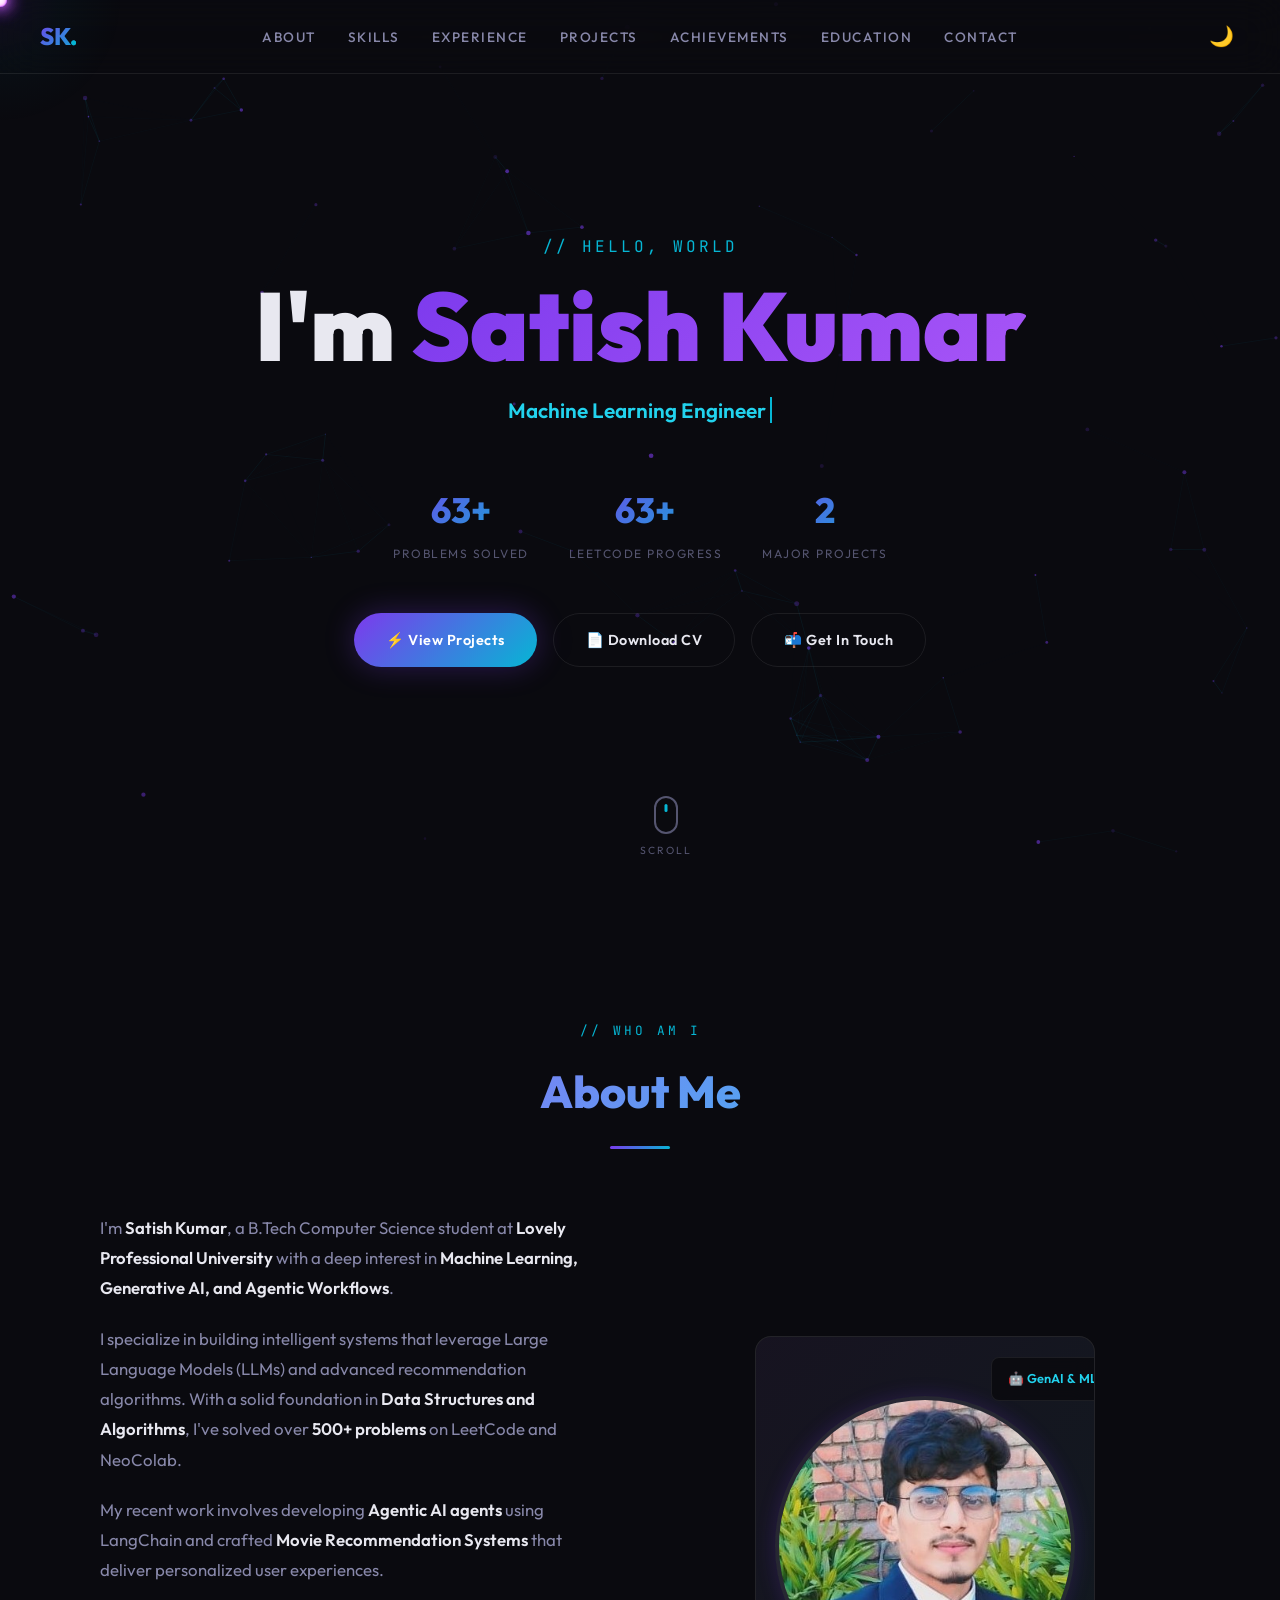
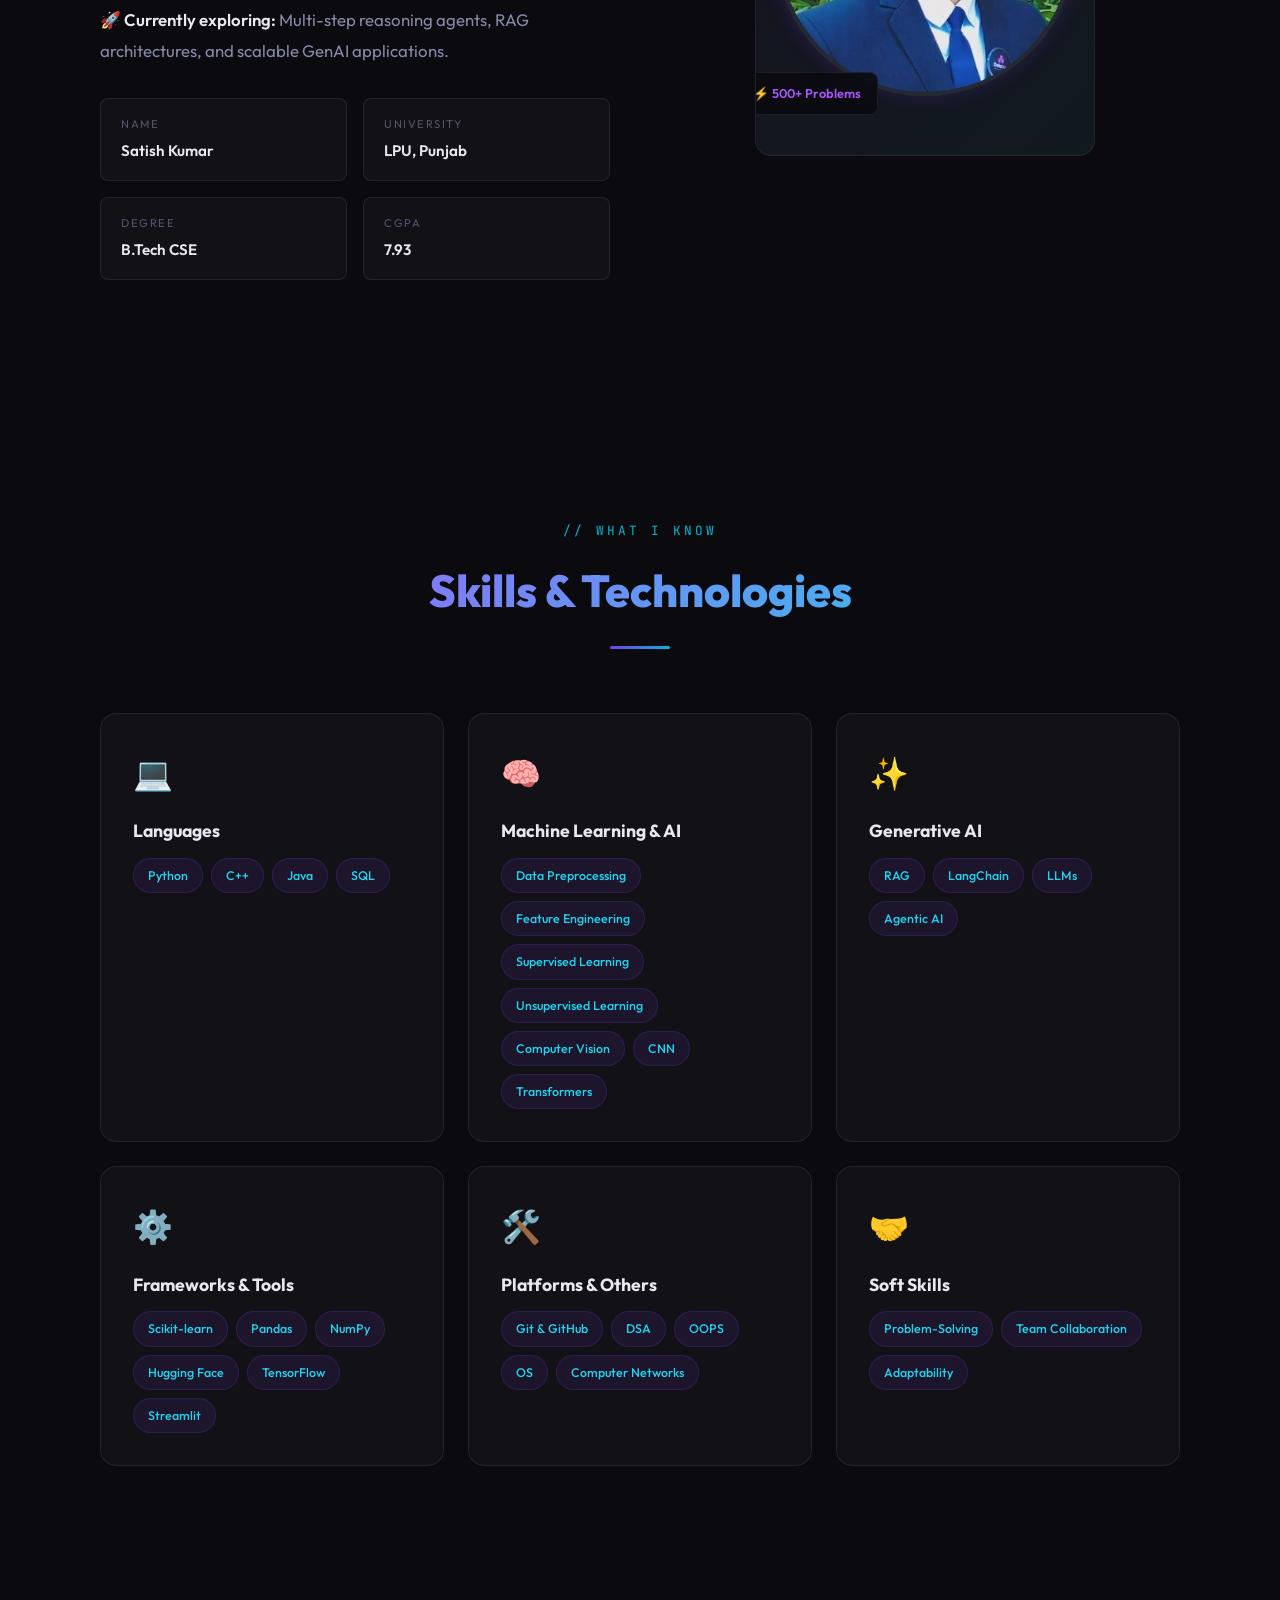
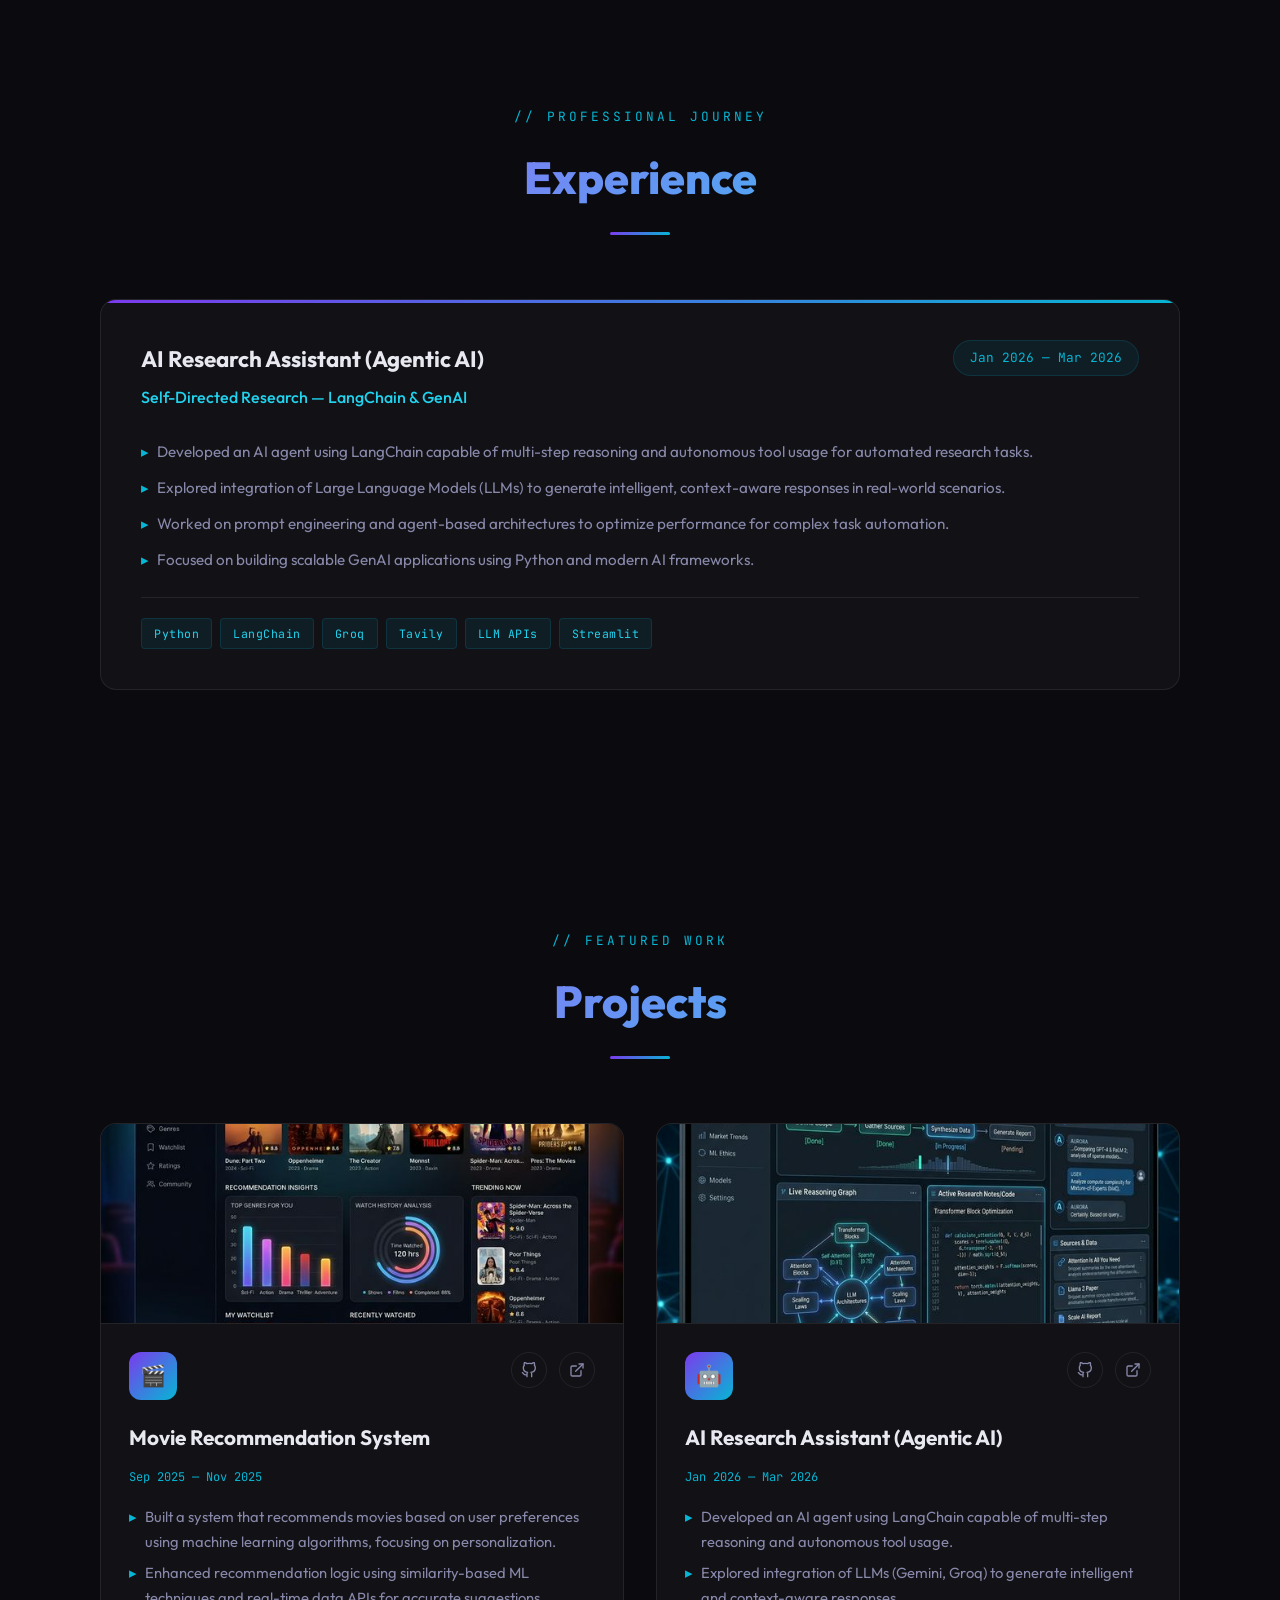
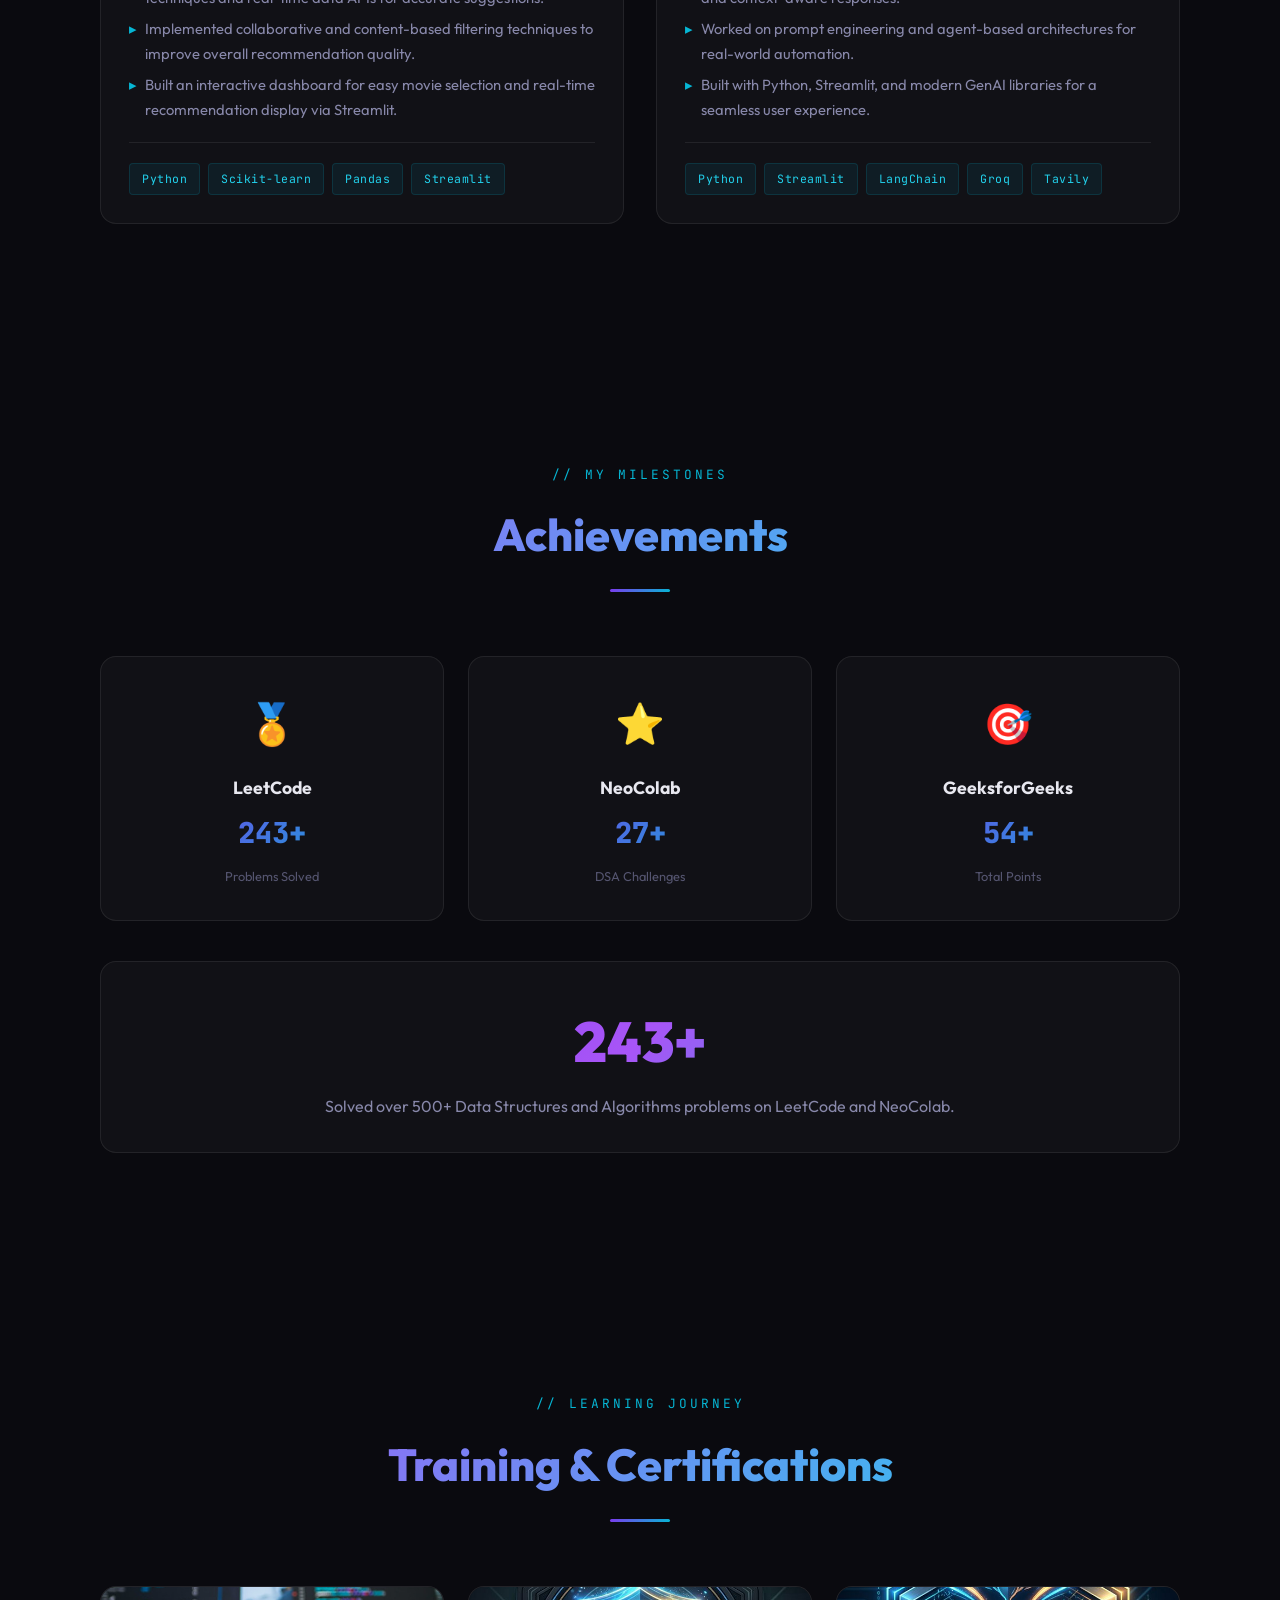
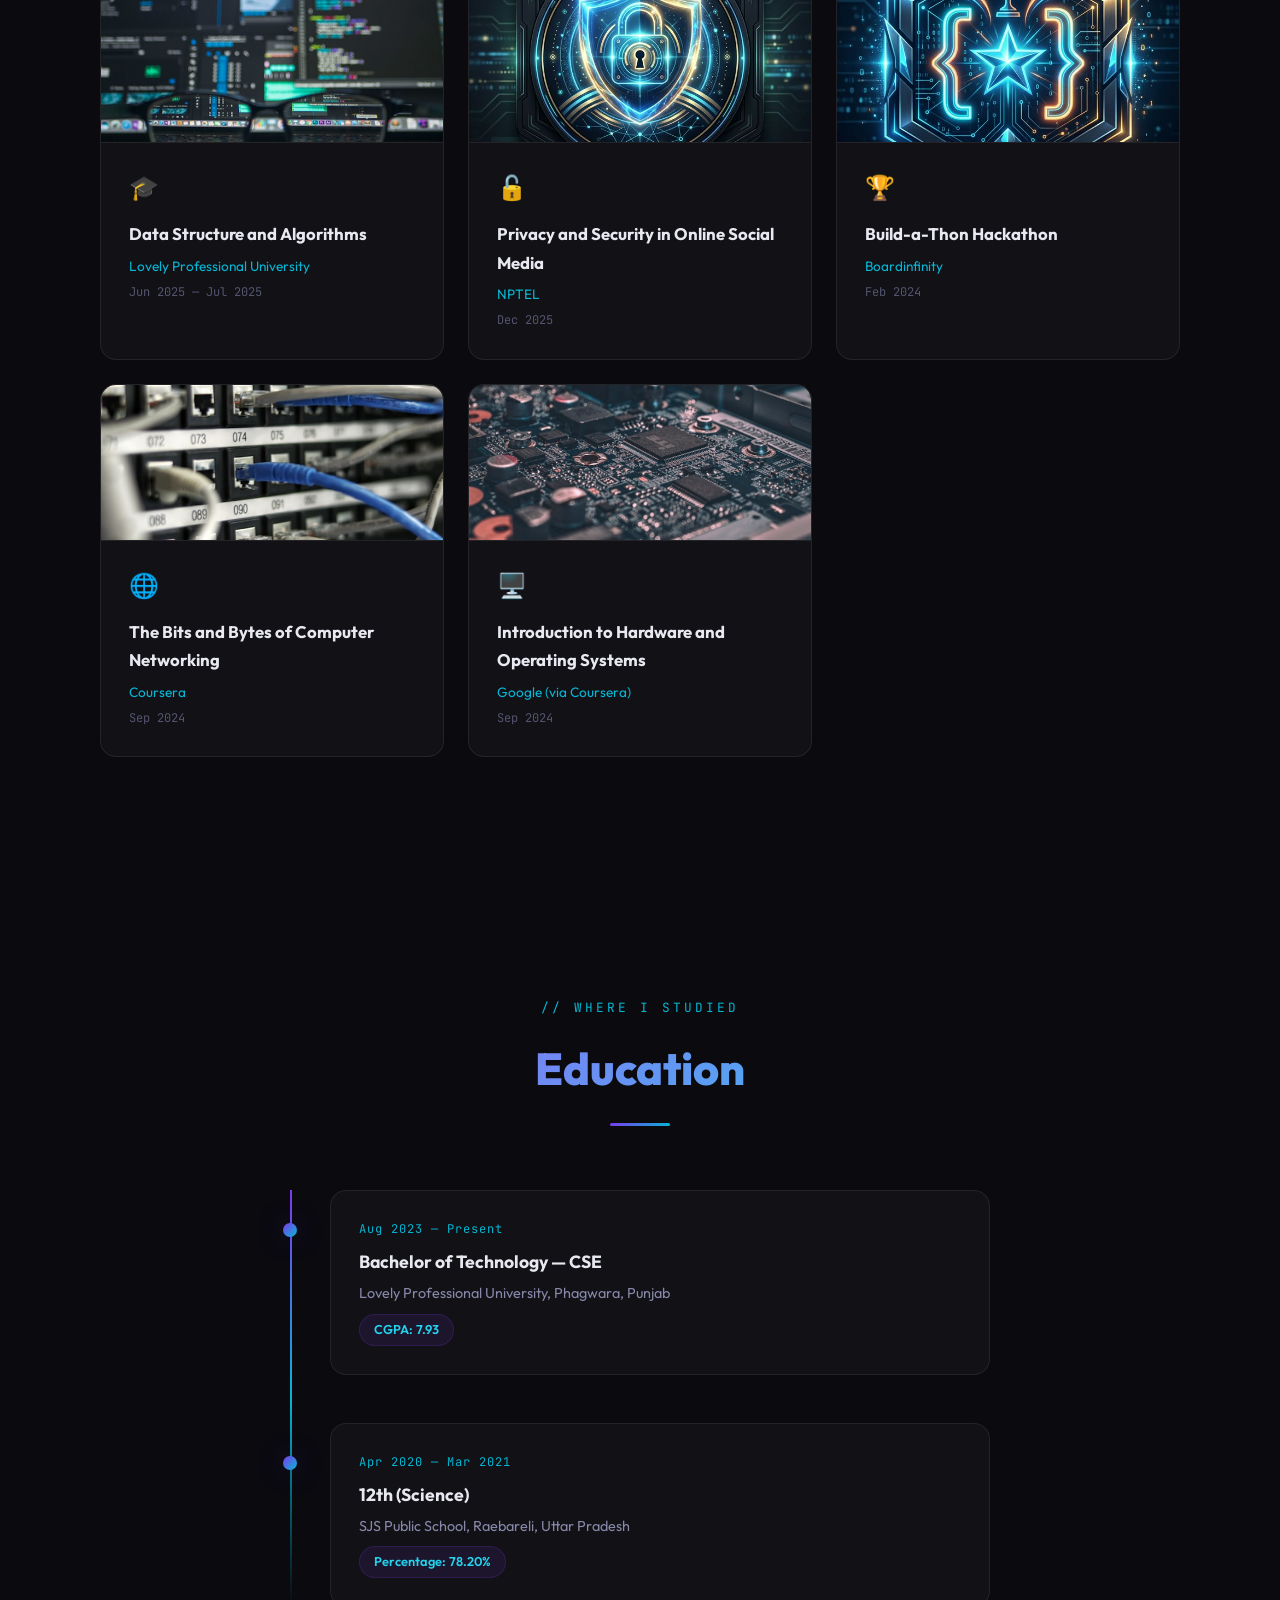
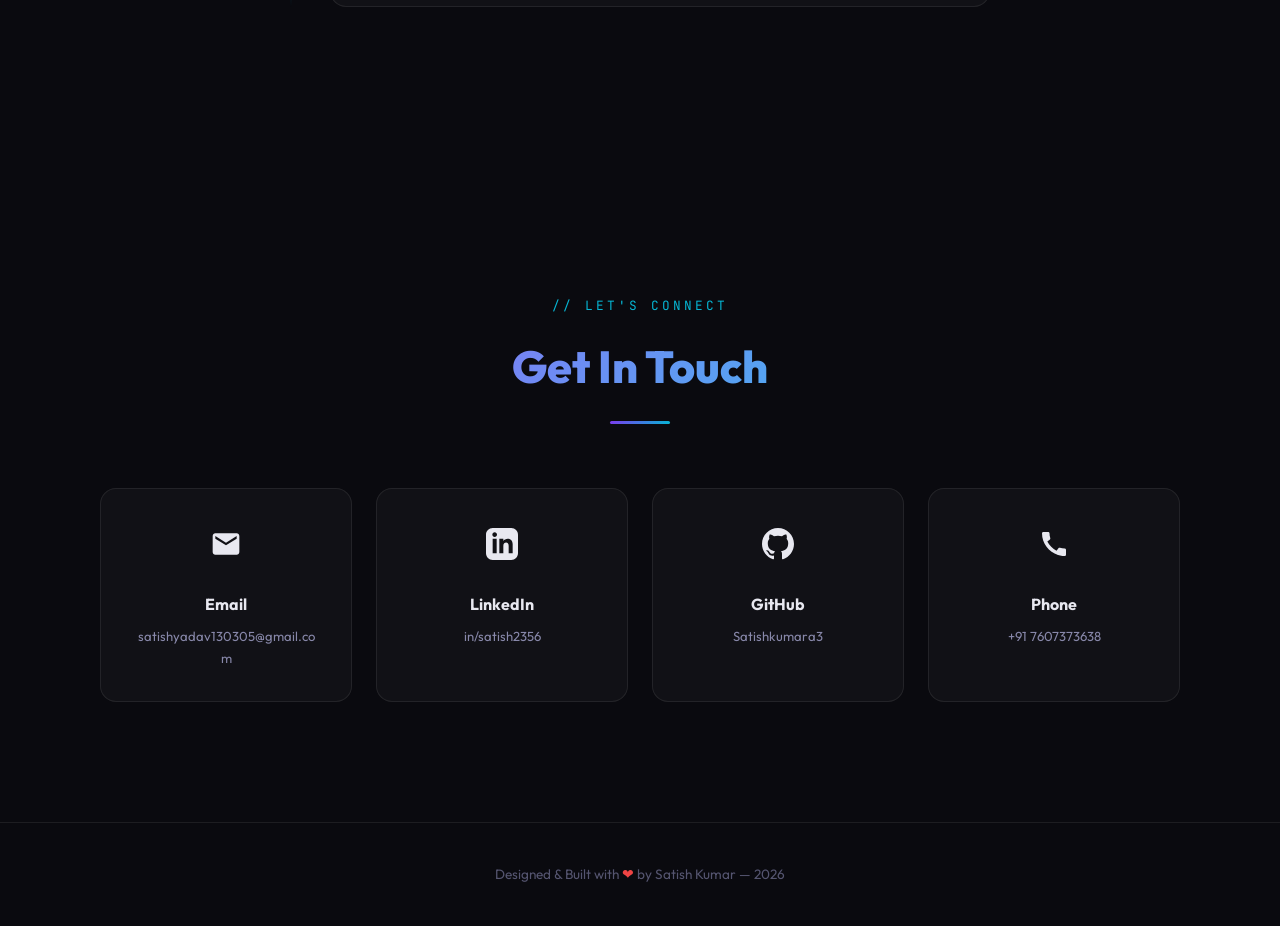
<file: portfolio/index.html>
<!DOCTYPE html>
<html lang="en">

<head>
    <meta charset="UTF-8" />
    <meta name="viewport" content="width=device-width, initial-scale=1.0" />
    <meta name="description"
        content="Satish Kumar — Machine Learning Engineer, GenAI Developer & Competitive Programmer. Explore my projects, skills, and achievements." />
    <title>Satish Kumar — Portfolio</title>
    <link rel="stylesheet" href="style.css" />
    <link rel="icon"
        href="data:image/svg+xml,<svg xmlns='http://www.w3.org/2000/svg' viewBox='0 0 100 100'><text y='.9em' font-size='90'>🚀</text></svg>" />
</head>

<body>

    <!-- Cursor Particle Tail -->
    <div id="cursor-tail"></div>
    <div class="cursor-aura"></div>

    <!-- Particles -->
    <canvas id="particles-canvas"></canvas>

    <!-- ===== NAVBAR ===== -->
    <nav class="navbar" id="navbar">
        <a href="#hero" class="nav-logo">SK<span>.</span></a>
        <ul class="nav-links">
            <li><a href="#about">About</a></li>
            <li><a href="#skills">Skills</a></li>
            <li><a href="#experience">Experience</a></li>
            <li><a href="#projects">Projects</a></li>
            <li><a href="#achievements">Achievements</a></li>
            <li><a href="#education">Education</a></li>
            <li><a href="#contact">Contact</a></li>
        </ul>
        <div class="nav-actions">
            <button class="theme-toggle" id="theme-toggle" aria-label="Toggle Theme">🌙</button>
            <button class="nav-hamburger" aria-label="Toggle menu">
                <span></span><span></span><span></span>
            </button>
        </div>
    </nav>

    <!-- ===== HERO ===== -->
    <section class="hero" id="hero">
        <div class="hero-content">
            <p class="hero-greeting">// Hello, World</p>
            <h1 class="hero-name">
                I'm <span class="gradient-text">Satish Kumar</span>
            </h1>
            <div class="hero-title-wrapper">
                <p class="hero-title">
                    <span class="typed-text"></span>
                </p>
            </div>

            <div class="hero-stats">
                <div class="hero-stat">
                    <div class="hero-stat-value" data-count="500" data-suffix="+">0</div>
                    <div class="hero-stat-label">Problems Solved</div>
                </div>
                <div class="hero-stat">
                    <div class="hero-stat-value" id="hero-lc-rating" data-count="500" data-suffix="+">0</div>
                    <div class="hero-stat-label">LeetCode Progress</div>
                </div>
                <div class="hero-stat">
                    <div class="hero-stat-value" id="hero-cc-rating" data-count="2" data-suffix="">0</div>
                    <div class="hero-stat-label">Major Projects</div>
                </div>
            </div>

            <div class="hero-cta">
                <a href="#projects" class="btn btn-primary">⚡ View Projects</a>
                <a href="satish_final_cv.pdf" download class="btn btn-outline">📄 Download CV</a>
                <a href="#contact" class="btn btn-outline">📬 Get In Touch</a>
            </div>
        </div>

        <div class="scroll-indicator">
            <div class="scroll-mouse"></div>
            <span class="scroll-text">Scroll</span>
        </div>
    </section>

    <!-- ===== ABOUT ===== -->
    <section id="about">
        <div class="section-header reveal">
            <span class="section-tag">// Who Am I</span>
            <h2 class="section-title">About Me</h2>
            <div class="section-line"></div>
        </div>

        <div class="about-grid">
            <div class="about-text reveal-left">
                <p>
                    I'm <strong>Satish Kumar</strong>, a B.Tech Computer Science student at
                    <strong>Lovely Professional University</strong> with a deep interest in
                    <strong>Machine Learning, Generative AI, and Agentic Workflows</strong>.
                </p>
                <p>
                    I specialize in building intelligent systems that leverage Large Language Models (LLMs) and
                    advanced recommendation algorithms. With a solid foundation in <strong>Data Structures and
                        Algorithms</strong>,
                    I've solved over <strong>500+ problems</strong> on LeetCode and NeoColab.
                </p>
                <p>
                    My recent work involves developing <strong>Agentic AI agents</strong> using LangChain and
                    crafted <strong>Movie Recommendation Systems</strong> that deliver personalized user experiences.
                </p>
                <p>
                    🚀 <strong>Currently exploring:</strong> Multi-step reasoning agents, RAG architectures, and
                    scalable GenAI applications.
                </p>

                <div class="about-info-grid">
                    <div class="about-info-item">
                        <div class="about-info-label">Name</div>
                        <div class="about-info-value">Satish Kumar</div>
                    </div>
                    <div class="about-info-item">
                        <div class="about-info-label">University</div>
                        <div class="about-info-value">LPU, Punjab</div>
                    </div>
                    <div class="about-info-item">
                        <div class="about-info-label">Degree</div>
                        <div class="about-info-value">B.Tech CSE</div>
                    </div>
                    <div class="about-info-item">
                        <div class="about-info-label">CGPA</div>
                        <div class="about-info-value">7.93</div>
                    </div>
                </div>
            </div>

            <div class="about-image-wrapper reveal-right">
                <div class="about-image-card">
                    <div class="about-avatar">
                        <img src="profile.jpg" alt="Satish Kumar"
                            onerror="this.style.display='none'; this.parentElement.textContent='SK';" />
                    </div>
                    <div class="floating-badge">🤖 GenAI & ML</div>
                    <div class="floating-badge">⚡ 500+ Problems</div>
                </div>
            </div>
        </div>
    </section>

    <!-- ===== SKILLS ===== -->
    <section id="skills">
        <div class="section-header reveal">
            <span class="section-tag">// What I Know</span>
            <h2 class="section-title">Skills & Technologies</h2>
            <div class="section-line"></div>
        </div>

        <div class="skills-grid">
            <div class="skill-card reveal" style="transition-delay: 0.1s">
                <span class="skill-icon">💻</span>
                <h3>Languages</h3>
                <div class="skill-tags">
                    <span class="skill-tag">Python</span>
                    <span class="skill-tag">C++</span>
                    <span class="skill-tag">Java</span>
                    <span class="skill-tag">SQL</span>
                </div>
            </div>

            <div class="skill-card reveal" style="transition-delay: 0.2s">
                <span class="skill-icon">🧠</span>
                <h3>Machine Learning & AI</h3>
                <div class="skill-tags">
                    <span class="skill-tag">Data Preprocessing</span>
                    <span class="skill-tag">Feature Engineering</span>
                    <span class="skill-tag">Supervised Learning</span>
                    <span class="skill-tag">Unsupervised Learning</span>
                    <span class="skill-tag">Computer Vision</span>
                    <span class="skill-tag">CNN</span>
                    <span class="skill-tag">Transformers</span>
                </div>
            </div>

            <div class="skill-card reveal" style="transition-delay: 0.3s">
                <span class="skill-icon">✨</span>
                <h3>Generative AI</h3>
                <div class="skill-tags">
                    <span class="skill-tag">RAG</span>
                    <span class="skill-tag">LangChain</span>
                    <span class="skill-tag">LLMs</span>
                    <span class="skill-tag">Agentic AI</span>
                </div>
            </div>

            <div class="skill-card reveal" style="transition-delay: 0.4s">
                <span class="skill-icon">⚙️</span>
                <h3>Frameworks & Tools</h3>
                <div class="skill-tags">
                    <span class="skill-tag">Scikit-learn</span>
                    <span class="skill-tag">Pandas</span>
                    <span class="skill-tag">NumPy</span>
                    <span class="skill-tag">Hugging Face</span>
                    <span class="skill-tag">TensorFlow</span>
                    <span class="skill-tag">Streamlit</span>
                </div>
            </div>

            <div class="skill-card reveal" style="transition-delay: 0.5s">
                <span class="skill-icon">🛠️</span>
                <h3>Platforms & Others</h3>
                <div class="skill-tags">
                    <span class="skill-tag">Git & GitHub</span>
                    <span class="skill-tag">DSA</span>
                    <span class="skill-tag">OOPS</span>
                    <span class="skill-tag">OS</span>
                    <span class="skill-tag">Computer Networks</span>
                </div>
            </div>

            <div class="skill-card reveal" style="transition-delay: 0.6s">
                <span class="skill-icon">🤝</span>
                <h3>Soft Skills</h3>
                <div class="skill-tags">
                    <span class="skill-tag">Problem-Solving</span>
                    <span class="skill-tag">Team Collaboration</span>
                    <span class="skill-tag">Adaptability</span>
                </div>
            </div>
        </div>
    </section>

    <!-- ===== EXPERIENCE ===== -->
    <section id="experience">
        <div class="section-header reveal">
            <span class="section-tag">// Professional Journey</span>
            <h2 class="section-title">Experience</h2>
            <div class="section-line"></div>
        </div>

        <div class="experience-card reveal">
            <div class="exp-header">
                <div class="exp-role">
                    <h3>AI Research Assistant (Agentic AI)</h3>
                    <span class="exp-company">Self-Directed Research — LangChain & GenAI</span>
                </div>
                <span class="exp-date">Jan 2026 — Mar 2026</span>
            </div>

            <div class="exp-desc">
                <li>Developed an AI agent using LangChain capable of multi-step reasoning and autonomous tool usage for
                    automated research tasks.</li>
                <li>Explored integration of Large Language Models (LLMs) to generate intelligent, context-aware
                    responses in real-world scenarios.</li>
                <li>Worked on prompt engineering and agent-based architectures to optimize performance for complex task
                    automation.</li>
                <li>Focused on building scalable GenAI applications using Python and modern AI frameworks.</li>
            </div>

            <div class="exp-tech">
                <span>Python</span>
                <span>LangChain</span>
                <span>Groq</span>
                <span>Tavily</span>
                <span>LLM APIs</span>
                <span>Streamlit</span>
            </div>
        </div>
    </section>

    <!-- ===== PROJECTS ===== -->
    <section id="projects">
        <div class="section-header reveal">
            <span class="section-tag">// Featured Work</span>
            <h2 class="section-title">Projects</h2>
            <div class="section-line"></div>
        </div>

        <div class="projects-grid">
            <!-- Project 1 -->
            <div class="project-card reveal">
                <div class="project-image">
                    <img src="movie_recommendation_system.png" alt="Movie Recommendation System" />
                </div>
                <div class="project-header">
                    <div class="project-icon">🎬</div>
                    <div class="project-links">
                        <a href="https://github.com/Satishkumara3/Movie_Recommendation_System" target="_blank"
                            rel="noopener" title="GitHub">
                            <svg width="16" height="16" viewBox="0 0 24 24" fill="none" stroke="currentColor"
                                stroke-width="2" stroke-linecap="round" stroke-linejoin="round">
                                <path
                                    d="M9 19c-5 1.5-5-2.5-7-3m14 6v-3.87a3.37 3.37 0 0 0-.94-2.61c3.14-.35 6.44-1.54 6.44-7A5.44 5.44 0 0 0 20 4.77 5.07 5.07 0 0 0 19.91 1S18.73.65 16 2.48a13.38 13.38 0 0 0-7 0C6.27.65 5.09 1 5.09 1A5.07 5.07 0 0 0 5 4.77a5.44 5.44 0 0 0-1.5 3.78c0 5.42 3.3 6.61 6.44 7A3.37 3.37 0 0 0 9 18.13V22" />
                            </svg>
                        </a>
                        <a href="https://movie-recommendation-system-c9a2.onrender.com" target="_blank" rel="noopener"
                            title="Live Demo">
                            <svg width="16" height="16" viewBox="0 0 24 24" fill="none" stroke="currentColor"
                                stroke-width="2" stroke-linecap="round" stroke-linejoin="round">
                                <path d="M18 13v6a2 2 0 0 1-2 2H5a2 2 0 0 1-2-2V8a2 2 0 0 1 2-2h6" />
                                <polyline points="15 3 21 3 21 9" />
                                <line x1="10" y1="14" x2="21" y2="3" />
                            </svg>
                        </a>
                    </div>
                </div>
                <div class="project-body">
                    <h3 class="project-title">Movie Recommendation System</h3>
                    <span class="project-date">Sep 2025 — Nov 2025</span>
                    <div class="project-desc">
                        <li>Built a system that recommends movies based on user preferences using machine learning
                            algorithms, focusing on personalization.</li>
                        <li>Enhanced recommendation logic using similarity-based ML techniques and real-time data APIs
                            for accurate suggestions.</li>
                        <li>Implemented collaborative and content-based filtering techniques to improve overall
                            recommendation quality.</li>
                        <li>Built an interactive dashboard for easy movie selection and real-time recommendation display
                            via Streamlit.</li>
                    </div>
                    <div class="project-tech">
                        <span>Python</span>
                        <span>Scikit-learn</span>
                        <span>Pandas</span>
                        <span>Streamlit</span>
                    </div>
                </div>
            </div>

            <!-- Project 2 -->
            <div class="project-card reveal" style="transition-delay: 0.15s">
                <div class="project-image">
                    <img src="ai_research_assistant.png" alt="AI Research Assistant" />
                </div>
                <div class="project-header">
                    <div class="project-icon">🤖</div>
                    <div class="project-links">
                        <a href="https://github.com/Satishkumara3/langchain_agent_ai" target="_blank" rel="noopener"
                            title="GitHub">
                            <svg width="16" height="16" viewBox="0 0 24 24" fill="none" stroke="currentColor"
                                stroke-width="2" stroke-linecap="round" stroke-linejoin="round">
                                <path
                                    d="M9 19c-5 1.5-5-2.5-7-3m14 6v-3.87a3.37 3.37 0 0 0-.94-2.61c3.14-.35 6.44-1.54 6.44-7A5.44 5.44 0 0 0 20 4.77 5.07 5.07 0 0 0 19.91 1S18.73.65 16 2.48a13.38 13.38 0 0 0-7 0C6.27.65 5.09 1 5.09 1A5.07 5.07 0 0 0 5 4.77a5.44 5.44 0 0 0-1.5 3.78c0 5.42 3.3 6.61 6.44 7A3.37 3.37 0 0 0 9 18.13V22" />
                            </svg>
                        </a>
                        <a href="https://langchainagentai-nmfdshcb5ynuzdqsv2qmqd.streamlit.app" target="_blank"
                            rel="noopener" title="Live Demo">
                            <svg width="16" height="16" viewBox="0 0 24 24" fill="none" stroke="currentColor"
                                stroke-width="2" stroke-linecap="round" stroke-linejoin="round">
                                <path d="M18 13v6a2 2 0 0 1-2 2H5a2 2 0 0 1-2-2V8a2 2 0 0 1 2-2h6" />
                                <polyline points="15 3 21 3 21 9" />
                                <line x1="10" y1="14" x2="21" y2="3" />
                            </svg>
                        </a>
                    </div>
                </div>
                <div class="project-body">
                    <h3 class="project-title">AI Research Assistant (Agentic AI)</h3>
                    <span class="project-date">Jan 2026 — Mar 2026</span>
                    <div class="project-desc">
                        <li>Developed an AI agent using LangChain capable of multi-step reasoning and autonomous tool
                            usage.</li>
                        <li>Explored integration of LLMs (Gemini, Groq) to generate intelligent and context-aware
                            responses.</li>
                        <li>Worked on prompt engineering and agent-based architectures for real-world automation.</li>
                        <li>Built with Python, Streamlit, and modern GenAI libraries for a seamless user experience.
                        </li>
                    </div>
                    <div class="project-tech">
                        <span>Python</span>
                        <span>Streamlit</span>
                        <span>LangChain</span>
                        <span>Groq</span>
                        <span>Tavily</span>
                    </div>
                </div>
            </div>
        </div>
    </section>

    <!-- ===== ACHIEVEMENTS ===== -->
    <section id="achievements">
        <div class="section-header reveal">
            <span class="section-tag">// My Milestones</span>
            <h2 class="section-title">Achievements</h2>
            <div class="section-line"></div>
        </div>

        <div class="achievements-grid">
            <a href="https://leetcode.com/Satishkumara3" target="_blank" rel="noopener" class="achievement-card reveal"
                style="transition-delay: 0.1s">
                <span class="achievement-icon">🏅</span>
                <h3>LeetCode</h3>
                <div class="achievement-rating" id="ach-lc-rating" data-count="500" data-suffix="+">0</div>
                <p class="achievement-label" id="ach-lc-label">Problems Solved</p>
            </a>

            <div class="achievement-card reveal" style="transition-delay: 0.2s">
                <span class="achievement-icon">⭐</span>
                <h3>NeoColab</h3>
                <div class="achievement-rating" data-count="50" data-suffix="+">0</div>
                <p class="achievement-label">DSA Challenges</p>
            </div>

            <div class="achievement-card reveal" style="transition-delay: 0.3s">
                <span class="achievement-icon">🎯</span>
                <h3>GeeksforGeeks</h3>
                <div class="achievement-rating" data-count="100" data-suffix="+">0</div>
                <p class="achievement-label">Total Points</p>
            </div>
        </div>

        <div class="achievement-total reveal" style="transition-delay: 0.4s">
            <div class="achievement-total-value" data-count="500" data-suffix="+">0</div>
            <p class="achievement-total-label">Solved over 500+ Data Structures and Algorithms problems on LeetCode and
                NeoColab.</p>
        </div>
    </section>

    <!-- ===== TRAINING & CERTS ===== -->
    <section id="certifications">
        <div class="section-header reveal">
            <span class="section-tag">// Learning Journey</span>
            <h2 class="section-title">Training & Certifications</h2>
            <div class="section-line"></div>
        </div>

        <div class="certs-grid">
            <div class="cert-card reveal" style="transition-delay: 0.1s">
                <div class="cert-image">
                    <img src="cert_dsa.jpg" alt="Data Structure and Algorithms" />
                </div>
                <span class="cert-badge">🎓</span>
                <h3>Data Structure and Algorithms</h3>
                <p class="cert-issuer">Lovely Professional University</p>
                <p class="cert-date">Jun 2025 — Jul 2025</p>
            </div>

            <div class="cert-card reveal" style="transition-delay: 0.2s">
                <div class="cert-image">
                    <img src="cert_privacy.png" alt="Privacy and Security" />
                </div>
                <span class="cert-badge">🔓</span>
                <h3>Privacy and Security in Online Social Media</h3>
                <p class="cert-issuer">NPTEL</p>
                <p class="cert-date">Dec 2025</p>
            </div>

            <div class="cert-card reveal" style="transition-delay: 0.3s">
                <div class="cert-image">
                    <img src="cert_hackathon.png" alt="Build-a-Thon Hackathon" />
                </div>
                <span class="cert-badge">🏆</span>
                <h3>Build-a-Thon Hackathon</h3>
                <p class="cert-issuer">Boardinfinity</p>
                <p class="cert-date">Feb 2024</p>
            </div>

            <div class="cert-card reveal" style="transition-delay: 0.4s">
                <div class="cert-image">
                    <img src="cert_networking.jpg" alt="The Bits and Bytes of Computer Networking" />
                </div>
                <span class="cert-badge">🌐</span>
                <h3>The Bits and Bytes of Computer Networking</h3>
                <p class="cert-issuer">Coursera</p>
                <p class="cert-date">Sep 2024</p>
            </div>

            <div class="cert-card reveal" style="transition-delay: 0.5s">
                <div class="cert-image">
                    <img src="cert_hardware.jpg" alt="Introduction to Hardware and Operating Systems" />
                </div>
                <span class="cert-badge">🖥️</span>
                <h3>Introduction to Hardware and Operating Systems</h3>
                <p class="cert-issuer">Google (via Coursera)</p>
                <p class="cert-date">Sep 2024</p>
            </div>
        </div>
    </section>

    <!-- ===== EDUCATION ===== -->
    <section id="education">
        <div class="section-header reveal">
            <span class="section-tag">// Where I Studied</span>
            <h2 class="section-title">Education</h2>
            <div class="section-line"></div>
        </div>

        <div class="timeline">
            <div class="timeline-item reveal">
                <span class="timeline-date">Aug 2023 — Present</span>
                <h3>Bachelor of Technology — CSE</h3>
                <p>Lovely Professional University, Phagwara, Punjab</p>
                <span class="timeline-grade">CGPA: 7.93</span>
            </div>

            <div class="timeline-item reveal" style="transition-delay: 0.15s">
                <span class="timeline-date">Apr 2020 — Mar 2021</span>
                <h3>12th (Science)</h3>
                <p>SJS Public School, Raebareli, Uttar Pradesh</p>
                <span class="timeline-grade">Percentage: 78.20%</span>
            </div>
        </div>
    </section>

    <!-- ===== CONTACT ===== -->
    <section id="contact">
        <div class="section-header reveal">
            <span class="section-tag">// Let's Connect</span>
            <h2 class="section-title">Get In Touch</h2>
            <div class="section-line"></div>
        </div>

        <div class="contact-grid">
            <a href="mailto:satishyadav130305@gmail.com" class="contact-card reveal" style="transition-delay: 0.1s">
                <span class="contact-icon">
                    <svg width="1em" height="1em" viewBox="0 0 24 24" fill="currentColor"><path d="M20 4H4C2.9 4 2.01 4.9 2.01 6L2 18c0 1.1.9 2 2 2h16c1.1 0 2-.9 2-2V6c0-1.1-.9-2-2-2zm0 4l-8 5-8-5V6l8 5 8-5v2z"/></svg>
                </span>
                <h3>Email</h3>
                <p>satishyadav130305@gmail.com</p>
            </a>

            <a href="https://www.linkedin.com/in/satish2356/" target="_blank" rel="noopener" class="contact-card reveal"
                style="transition-delay: 0.2s">
                <span class="contact-icon">
                    <svg width="1em" height="1em" viewBox="0 0 24 24" fill="currentColor"><path d="M19 0H5C2.239 0 0 2.239 0 5v14c0 2.761 2.239 5 5 5h14c2.762 0 5-2.239 5-5V5c0-2.761-2.238-5-5-5zM8 19H5V8h3v11zM6.5 6.732c-.966 0-1.75-.79-1.75-1.764s.784-1.764 1.75-1.764 1.75.79 1.75 1.764-.783 1.764-1.75 1.764zM20 19h-3v-5.604c0-3.368-4-3.113-4 0V19h-3V8h3v1.765c1.396-2.586 7-2.777 7 2.476V19z"/></svg>
                </span>
                <h3>LinkedIn</h3>
                <p>in/satish2356</p>
            </a>

            <a href="https://github.com/Satishkumara3" target="_blank" rel="noopener" class="contact-card reveal"
                style="transition-delay: 0.3s">
                <span class="contact-icon">
                    <svg width="1em" height="1em" viewBox="0 0 24 24" fill="currentColor"><path d="M12 0C5.374 0 0 5.373 0 12c0 5.302 3.438 9.8 8.207 11.387.599.111.793-.261.793-.577v-2.234c-3.338.726-4.033-1.416-4.033-1.416-.546-1.387-1.333-1.756-1.333-1.756-1.089-.745.083-.729.083-.729 1.205.084 1.839 1.237 1.839 1.237 1.07 1.834 2.807 1.304 3.492.997.107-.775.418-1.305.762-1.604-2.665-.305-5.467-1.334-5.467-5.931 0-1.311.469-2.381 1.236-3.221-.124-.303-.535-1.524.117-3.176 0 0 1.008-.322 3.301 1.23.957-.266 1.983-.399 3.003-.404 1.02.005 2.047.138 3.006.404 2.291-1.552 3.297-1.23 3.297-1.23.653 1.653.242 2.874.118 3.176.77.84 1.235 1.911 1.235 3.221 0 4.609-2.807 5.624-5.479 5.921.43.372.823 1.102.823 2.222v3.293c0 .319.192.694.801.576C20.566 21.797 24 17.3 24 12c0-6.627-5.373-12-12-12z"/></svg>
                </span>
                <h3>GitHub</h3>
                <p>Satishkumara3</p>
            </a>

            <a href="tel:+917607373638" class="contact-card reveal" style="transition-delay: 0.4s">
                <span class="contact-icon">
                    <svg width="1em" height="1em" viewBox="0 0 24 24" fill="currentColor"><path d="M20.01 15.38c-1.23 0-2.42-.2-3.53-.56-.35-.12-.74-.03-1.01.24l-1.57 1.97c-2.83-1.35-5.48-3.9-6.89-6.83l1.95-1.66c.27-.28.35-.67.24-1.02-.37-1.11-.56-2.3-.56-3.53 0-.54-.45-.99-.99-.99H4.19C3.65 3 3 3.24 3 3.99 3 13.28 10.73 21 20.01 21c.71 0 .99-.63.99-1.18v-3.45c0-.54-.45-.99-.99-.99z"/></svg>
                </span>
                <h3>Phone</h3>
                <p>+91 7607373638</p>
            </a>
        </div>
    </section>

    <!-- ===== FOOTER ===== -->
    <footer class="footer">
        <p>Designed & Built with <span class="heart">❤</span> by Satish Kumar — 2026</p>
    </footer>

    <script src="script.js"></script>
</body>

</html>
</file>
<file: style.css>
/* ===== IMPORTS ===== */
@import url('https://fonts.googleapis.com/css2?family=Inter:wght@300;400;500;600;700;800;900&family=JetBrains+Mono:wght@400;500;700&family=Outfit:wght@300;400;500;600;700;800;900&display=swap');

/* ===== CSS VARIABLES ===== */
:root {
    --bg-primary: #0a0a0f;
    --bg-secondary: #12121a;
    --bg-card: rgba(18, 18, 30, 0.6);
    --bg-glass: rgba(255, 255, 255, 0.03);
    --border-glass: rgba(255, 255, 255, 0.08);
    --text-primary: #e8e8f0;
    --text-secondary: #8888aa;
    --text-muted: #555570;
    --accent-1: #7c3aed;
    --accent-2: #06b6d4;
    --accent-3: #a855f7;
    --accent-4: #22d3ee;
    --gradient-1: linear-gradient(135deg, #7c3aed, #06b6d4);
    --gradient-2: linear-gradient(135deg, #a855f7, #22d3ee);
    --gradient-3: linear-gradient(135deg, #7c3aed 0%, #a855f7 50%, #06b6d4 100%);
    --glow-purple: 0 0 30px rgba(124, 58, 237, 0.3);
    --glow-cyan: 0 0 30px rgba(6, 182, 212, 0.3);
    --font-primary: 'Outfit', sans-serif;
    --font-mono: 'JetBrains Mono', monospace;
    --radius: 16px;
    --radius-sm: 8px;
    --transition: 0.4s cubic-bezier(0.25, 0.46, 0.45, 0.94);
}

/* ===== LIGHT THEME VARIABLES ===== */
[data-theme="light"] {
    --bg-primary: #f4f4f8;
    --bg-secondary: #ffffff;
    --bg-card: rgba(255, 255, 255, 0.7);
    --bg-glass: rgba(0, 0, 0, 0.04);
    --border-glass: rgba(0, 0, 0, 0.08);
    --text-primary: #12121a;
    --text-secondary: #4a4a5e;
    --text-muted: #73738c;
    --glow-purple: 0 0 20px rgba(124, 58, 237, 0.15);
    --glow-cyan: 0 0 20px rgba(6, 182, 212, 0.15);
}

/* ===== RESET & BASE ===== */
*,
*::before,
*::after {
    margin: 0;
    padding: 0;
    box-sizing: border-box;
}

html {
    scroll-behavior: smooth;
    scroll-padding-top: 80px;
}

body {
    font-family: var(--font-primary);
    background: var(--bg-primary);
    color: var(--text-primary);
    overflow-x: hidden;
    cursor: default;
    line-height: 1.7;
}

a {
    color: inherit;
    text-decoration: none;
}

button {
    cursor: pointer;
}

::selection {
    background: rgba(124, 58, 237, 0.4);
    color: #fff;
}

/* ===== CUSTOM SCROLLBAR ===== */
::-webkit-scrollbar {
    width: 6px;
}

::-webkit-scrollbar-track {
    background: var(--bg-primary);
}

::-webkit-scrollbar-thumb {
    background: var(--gradient-1);
    border-radius: 3px;
}

/* ===== CURSOR PARTICLE TAIL ===== */
.cursor-dot {
    position: fixed;
    border-radius: 50%;
    pointer-events: none;
    z-index: 99999;
    transform: translate(-50%, -50%);
    mix-blend-mode: screen;
    will-change: transform, opacity;
}

.cursor-aura {
    position: fixed;
    width: 250px;
    height: 250px;
    border-radius: 50%;
    background: radial-gradient(circle, rgba(124, 58, 237, 0.07), rgba(6, 182, 212, 0.03), transparent 70%);
    pointer-events: none;
    z-index: 9998;
    transform: translate(-50%, -50%);
    transition: transform 0.8s cubic-bezier(0.25, 0.46, 0.45, 0.94);
}

/* ===== PARTICLE CANVAS ===== */
#particles-canvas {
    position: fixed;
    top: 0;
    left: 0;
    width: 100%;
    height: 100%;
    z-index: 0;
    pointer-events: none;
}

/* ===== NAVIGATION ===== */
.navbar {
    position: fixed;
    top: 0;
    left: 0;
    right: 0;
    z-index: 1000;
    padding: 16px 40px;
    display: flex;
    justify-content: space-between;
    align-items: center;
    background: rgba(10, 10, 15, 0.6);
    backdrop-filter: blur(20px);
    -webkit-backdrop-filter: blur(20px);
    border-bottom: 1px solid var(--border-glass);
    transition: var(--transition);
}

.navbar.scrolled {
    padding: 10px 40px;
    background: rgba(10, 10, 15, 0.85);
}

.nav-logo {
    font-size: 1.5rem;
    font-weight: 800;
    background: var(--gradient-1);
    -webkit-background-clip: text;
    -webkit-text-fill-color: transparent;
    background-clip: text;
    letter-spacing: -0.5px;
}

.nav-logo span {
    color: var(--accent-2);
    -webkit-text-fill-color: var(--accent-2);
}

.nav-links {
    display: flex;
    gap: 32px;
    list-style: none;
}

.nav-links a {
    font-size: 0.85rem;
    font-weight: 500;
    color: var(--text-secondary);
    text-transform: uppercase;
    letter-spacing: 1.5px;
    position: relative;
    padding: 4px 0;
    transition: color var(--transition);
}

.nav-links a::after {
    content: '';
    position: absolute;
    bottom: -2px;
    left: 0;
    width: 0;
    height: 2px;
    background: var(--gradient-1);
    border-radius: 1px;
    transition: width var(--transition);
}

.nav-links a:hover,
.nav-links a.active {
    color: var(--text-primary);
}

.nav-links a:hover::after,
.nav-links a.active::after {
    width: 100%;
}

.nav-actions {
    display: flex;
    align-items: center;
    gap: 16px;
}

.theme-toggle {
    background: none;
    border: none;
    font-size: 1.25rem;
    cursor: pointer;
    color: var(--text-primary);
    display: flex;
    align-items: center;
    justify-content: center;
    padding: 6px;
    border-radius: 50%;
    transition: var(--transition);
}

.theme-toggle:hover {
    background: var(--bg-glass);
    color: var(--accent-2);
    transform: scale(1.1);
}

.nav-hamburger {
    display: none;
    flex-direction: column;
    gap: 5px;
    background: none;
    border: none;
    padding: 5px;
}

.nav-hamburger span {
    width: 24px;
    height: 2px;
    background: var(--text-primary);
    border-radius: 2px;
    transition: var(--transition);
}

/* ===== SECTIONS (shared) ===== */
section {
    position: relative;
    z-index: 1;
    padding: 120px 60px;
    max-width: 1200px;
    margin: 0 auto;
}

.section-header {
    text-align: center;
    margin-bottom: 64px;
}

.section-tag {
    font-family: var(--font-mono);
    font-size: 0.8rem;
    color: var(--accent-2);
    text-transform: uppercase;
    letter-spacing: 3px;
    margin-bottom: 12px;
    display: block;
}

.section-title {
    font-size: 2.8rem;
    font-weight: 800;
    background: var(--gradient-2);
    -webkit-background-clip: text;
    -webkit-text-fill-color: transparent;
    background-clip: text;
    margin-bottom: 16px;
}

.section-line {
    width: 60px;
    height: 3px;
    background: var(--gradient-1);
    border-radius: 2px;
    margin: 0 auto;
}

/* ===== HERO ===== */
.hero {
    min-height: 100vh;
    display: flex;
    align-items: center;
    justify-content: center;
    text-align: center;
    padding: 0 40px;
    position: relative;
    overflow: hidden;
}

.hero-content {
    position: relative;
    z-index: 2;
}

.hero-greeting {
    font-family: var(--font-mono);
    font-size: 1rem;
    color: var(--accent-2);
    letter-spacing: 3px;
    text-transform: uppercase;
    margin-bottom: 16px;
    opacity: 0;
    transform: translateY(20px);
    animation: fadeSlideUp 0.8s 0.3s forwards;
}

.hero-name {
    font-size: clamp(3rem, 8vw, 6rem);
    font-weight: 900;
    line-height: 1.05;
    margin-bottom: 16px;
    opacity: 0;
    transform: translateY(30px);
    animation: fadeSlideUp 0.8s 0.5s forwards;
}

.hero-name .gradient-text {
    background: var(--gradient-3);
    -webkit-background-clip: text;
    -webkit-text-fill-color: transparent;
    background-clip: text;
    background-size: 200% 200%;
    animation: gradientShift 4s ease-in-out infinite;
}

.hero-title-wrapper {
    height: 40px;
    overflow: hidden;
    margin-bottom: 24px;
    opacity: 0;
    animation: fadeSlideUp 0.8s 0.7s forwards;
}

.hero-title {
    font-size: 1.3rem;
    font-weight: 400;
    color: var(--text-secondary);
}

.hero-title .typed-text {
    color: var(--accent-4);
    font-weight: 600;
    border-right: 2px solid var(--accent-2);
    padding-right: 4px;
    animation: blink 0.8s step-end infinite;
}

.hero-stats {
    display: flex;
    gap: 40px;
    justify-content: center;
    margin-top: 48px;
    opacity: 0;
    transform: translateY(20px);
    animation: fadeSlideUp 0.8s 0.9s forwards;
}

.hero-stat {
    text-align: center;
}

.hero-stat-value {
    font-size: 2.2rem;
    font-weight: 800;
    background: var(--gradient-1);
    -webkit-background-clip: text;
    -webkit-text-fill-color: transparent;
    background-clip: text;
}

.hero-stat-label {
    font-size: 0.75rem;
    color: var(--text-muted);
    text-transform: uppercase;
    letter-spacing: 1.5px;
    margin-top: 4px;
}

.hero-cta {
    display: flex;
    gap: 16px;
    justify-content: center;
    margin-top: 48px;
    opacity: 0;
    animation: fadeSlideUp 0.8s 1.1s forwards;
}

.btn {
    display: inline-flex;
    align-items: center;
    gap: 8px;
    padding: 14px 32px;
    border-radius: 50px;
    font-family: var(--font-primary);
    font-weight: 600;
    font-size: 0.9rem;
    border: none;
    transition: all var(--transition);
    position: relative;
    overflow: hidden;
    letter-spacing: 0.5px;
}

.btn-primary {
    background: var(--gradient-1);
    color: #fff;
    box-shadow: var(--glow-purple);
}

.btn-primary:hover {
    transform: translateY(-3px);
    box-shadow: 0 0 50px rgba(124, 58, 237, 0.5);
}

.btn-outline {
    background: transparent;
    color: var(--text-primary);
    border: 1px solid var(--border-glass);
    backdrop-filter: blur(10px);
}

.btn-outline:hover {
    border-color: var(--accent-2);
    box-shadow: var(--glow-cyan);
    transform: translateY(-3px);
}

.scroll-indicator {
    position: absolute;
    bottom: 40px;
    left: 50%;
    transform: translateX(-50%);
    display: flex;
    flex-direction: column;
    align-items: center;
    gap: 8px;
    opacity: 0;
    animation: fadeSlideUp 0.8s 1.5s forwards;
}

.scroll-mouse {
    width: 24px;
    height: 38px;
    border: 2px solid var(--text-muted);
    border-radius: 12px;
    position: relative;
}

.scroll-mouse::before {
    content: '';
    position: absolute;
    top: 6px;
    left: 50%;
    transform: translateX(-50%);
    width: 3px;
    height: 8px;
    background: var(--accent-2);
    border-radius: 2px;
    animation: scrollWheel 2s infinite;
}

.scroll-text {
    font-size: 0.65rem;
    color: var(--text-muted);
    text-transform: uppercase;
    letter-spacing: 2px;
}

/* ===== ABOUT ===== */
.about-grid {
    display: grid;
    grid-template-columns: 1fr 1fr;
    gap: 60px;
    align-items: center;
}

.about-text p {
    color: var(--text-secondary);
    font-size: 1.05rem;
    margin-bottom: 20px;
    line-height: 1.8;
}

.about-text p strong {
    color: var(--text-primary);
    font-weight: 600;
}

.about-info-grid {
    display: grid;
    grid-template-columns: 1fr 1fr;
    gap: 16px;
    margin-top: 32px;
}

.about-info-item {
    padding: 16px 20px;
    background: var(--bg-glass);
    border: 1px solid var(--border-glass);
    border-radius: var(--radius-sm);
    transition: var(--transition);
}

.about-info-item:hover {
    border-color: rgba(124, 58, 237, 0.3);
    box-shadow: var(--glow-purple);
}

.about-info-label {
    font-size: 0.7rem;
    color: var(--text-muted);
    text-transform: uppercase;
    letter-spacing: 1.5px;
    margin-bottom: 4px;
}

.about-info-value {
    font-weight: 600;
    font-size: 0.95rem;
}

.about-image-wrapper {
    position: relative;
    display: flex;
    justify-content: center;
}

.about-image-card {
    width: 340px;
    height: 420px;
    border-radius: var(--radius);
    background: var(--bg-glass);
    border: 1px solid var(--border-glass);
    overflow: hidden;
    position: relative;
    transition: var(--transition);
}

.about-image-card:hover {
    border-color: rgba(124, 58, 237, 0.3);
    transform: translateY(-5px);
}

.about-image-card::before {
    content: '';
    position: absolute;
    inset: 0;
    background: var(--gradient-1);
    opacity: 0.05;
    z-index: 1;
}

.about-avatar {
    width: 100%;
    height: 100%;
    display: flex;
    align-items: center;
    justify-content: center;
    font-size: 8rem;
    font-weight: 900;
    background: var(--gradient-3);
    -webkit-background-clip: text;
    -webkit-text-fill-color: transparent;
    background-clip: text;
    text-transform: uppercase;
    position: relative;
    z-index: 2;
}

.about-avatar img {
    width: 300px;
    height: 300px;
    border-radius: 50%;
    object-fit: cover;
    object-position: top;
    -webkit-text-fill-color: initial;
    border: 4px solid var(--border-glass);
    box-shadow: 0 0 20px rgba(124, 58, 237, 0.2);
}

.about-image-card .floating-badge {
    position: absolute;
    padding: 10px 16px;
    background: rgba(10, 10, 15, 0.85);
    backdrop-filter: blur(10px);
    border: 1px solid var(--border-glass);
    border-radius: var(--radius-sm);
    font-size: 0.8rem;
    font-weight: 600;
    z-index: 3;
    color: var(--accent-4);
    white-space: nowrap;
}

.about-image-card .floating-badge:nth-child(2) {
    top: 20px;
    right: -20px;
    animation: floatBadge 3s ease-in-out infinite;
}

.about-image-card .floating-badge:nth-child(3) {
    bottom: 40px;
    left: -20px;
    animation: floatBadge 3s ease-in-out infinite 1.5s;
    color: var(--accent-3);
}

/* ===== SKILLS ===== */
.skills-grid {
    display: grid;
    grid-template-columns: repeat(auto-fill, minmax(260px, 1fr));
    gap: 24px;
}

.skill-card {
    background: var(--bg-glass);
    border: 1px solid var(--border-glass);
    border-radius: var(--radius);
    padding: 32px;
    transition: all var(--transition);
    position: relative;
    overflow: hidden;
}

.skill-card::before {
    content: '';
    position: absolute;
    top: 0;
    left: 0;
    right: 0;
    height: 2px;
    background: var(--gradient-1);
    transform: scaleX(0);
    transition: transform var(--transition);
}

.skill-card:hover::before {
    transform: scaleX(1);
}

.skill-card:hover {
    border-color: rgba(124, 58, 237, 0.3);
    transform: translateY(-5px);
    box-shadow: var(--glow-purple);
}

.skill-icon {
    font-size: 2rem;
    margin-bottom: 16px;
    display: block;
}

.skill-card h3 {
    font-size: 1.1rem;
    font-weight: 700;
    margin-bottom: 12px;
}

.skill-tags {
    display: flex;
    flex-wrap: wrap;
    gap: 8px;
}

.skill-tag {
    padding: 6px 14px;
    background: rgba(124, 58, 237, 0.1);
    border: 1px solid rgba(124, 58, 237, 0.2);
    border-radius: 20px;
    font-size: 0.78rem;
    color: var(--accent-4);
    font-weight: 500;
    transition: var(--transition);
}

.skill-tag:hover {
    background: rgba(124, 58, 237, 0.2);
    border-color: rgba(124, 58, 237, 0.4);
    transform: scale(1.05);
}

/* ===== EXPERIENCE ===== */
.experience-card {
    background: var(--bg-glass);
    border: 1px solid var(--border-glass);
    border-radius: var(--radius);
    padding: 40px;
    position: relative;
    overflow: hidden;
    transition: all var(--transition);
}

.experience-card::before {
    content: '';
    position: absolute;
    top: 0;
    left: 0;
    right: 0;
    height: 3px;
    background: var(--gradient-1);
}

.experience-card:hover {
    border-color: rgba(124, 58, 237, 0.3);
    box-shadow: var(--glow-purple);
    transform: translateY(-3px);
}

.exp-header {
    display: flex;
    justify-content: space-between;
    align-items: flex-start;
    margin-bottom: 28px;
    flex-wrap: wrap;
    gap: 12px;
}

.exp-role h3 {
    font-size: 1.4rem;
    font-weight: 700;
    margin-bottom: 6px;
}

.exp-company {
    font-size: 1rem;
    color: var(--accent-4);
    font-weight: 500;
}

.exp-company a {
    color: var(--accent-2);
    text-decoration: underline;
    text-underline-offset: 3px;
    transition: color var(--transition);
}

.exp-company a:hover {
    color: var(--accent-4);
}

.exp-date {
    font-family: var(--font-mono);
    font-size: 0.8rem;
    color: var(--accent-2);
    padding: 6px 16px;
    background: rgba(6, 182, 212, 0.08);
    border: 1px solid rgba(6, 182, 212, 0.15);
    border-radius: 20px;
    white-space: nowrap;
}

.exp-metrics {
    display: grid;
    grid-template-columns: repeat(3, 1fr);
    gap: 16px;
    margin-bottom: 28px;
}

.exp-metric {
    text-align: center;
    padding: 20px 12px;
    background: rgba(124, 58, 237, 0.06);
    border: 1px solid rgba(124, 58, 237, 0.12);
    border-radius: var(--radius-sm);
    transition: all var(--transition);
}

.exp-metric:hover {
    background: rgba(124, 58, 237, 0.12);
    border-color: rgba(124, 58, 237, 0.3);
    transform: translateY(-3px);
}

.exp-metric-value {
    display: block;
    font-size: 1.6rem;
    font-weight: 800;
    background: var(--gradient-1);
    -webkit-background-clip: text;
    -webkit-text-fill-color: transparent;
    background-clip: text;
    margin-bottom: 4px;
}

.exp-metric-label {
    font-size: 0.72rem;
    color: var(--text-muted);
    text-transform: uppercase;
    letter-spacing: 1.5px;
}

.exp-desc {
    margin-bottom: 24px;
}

.exp-desc li {
    list-style: none;
    position: relative;
    padding-left: 16px;
    margin-bottom: 10px;
    color: var(--text-secondary);
    font-size: 0.95rem;
    line-height: 1.7;
}

.exp-desc li::before {
    content: '▸';
    position: absolute;
    left: 0;
    color: var(--accent-2);
}

.exp-tech {
    display: flex;
    flex-wrap: wrap;
    gap: 8px;
    padding-top: 20px;
    border-top: 1px solid var(--border-glass);
}

.exp-tech span {
    padding: 5px 12px;
    background: rgba(6, 182, 212, 0.08);
    border: 1px solid rgba(6, 182, 212, 0.15);
    border-radius: 4px;
    font-family: var(--font-mono);
    font-size: 0.72rem;
    color: var(--accent-4);
    letter-spacing: 0.5px;
}

/* ===== PROJECTS ===== */
.projects-grid {
    display: grid;
    grid-template-columns: repeat(auto-fill, minmax(480px, 1fr));
    gap: 32px;
}

.project-card {
    background: var(--bg-glass);
    border: 1px solid var(--border-glass);
    border-radius: var(--radius);
    overflow: hidden;
    transition: all var(--transition);
    position: relative;
    transform-style: preserve-3d;
    perspective: 1000px;
}

.project-card:hover {
    border-color: rgba(124, 58, 237, 0.4);
    box-shadow: 0 20px 60px rgba(0, 0, 0, 0.4), var(--glow-purple);
}

.project-image {
    width: 100%;
    height: 200px;
    overflow: hidden;
    position: relative;
    border-bottom: 1px solid var(--border-glass);
}

.project-image img {
    width: 100%;
    height: 100%;
    object-fit: cover;
    transition: transform 0.6s cubic-bezier(0.165, 0.84, 0.44, 1);
}

.project-card:hover .project-image img {
    transform: scale(1.05);
}

.project-header {
    padding: 28px 28px 0;
    display: flex;
    justify-content: space-between;
    align-items: flex-start;
}

.project-icon {
    width: 48px;
    height: 48px;
    border-radius: 12px;
    background: var(--gradient-1);
    display: flex;
    align-items: center;
    justify-content: center;
    font-size: 1.3rem;
}

.project-links {
    display: flex;
    gap: 12px;
}

.project-links a {
    width: 36px;
    height: 36px;
    border-radius: 50%;
    border: 1px solid var(--border-glass);
    display: flex;
    align-items: center;
    justify-content: center;
    font-size: 0.85rem;
    color: var(--text-secondary);
    transition: var(--transition);
}

.project-links a:hover {
    border-color: var(--accent-2);
    color: var(--accent-2);
    box-shadow: var(--glow-cyan);
}

.project-body {
    padding: 20px 28px 28px;
}

.project-title {
    font-size: 1.3rem;
    font-weight: 700;
    margin-bottom: 12px;
}

.project-date {
    font-family: var(--font-mono);
    font-size: 0.75rem;
    color: var(--accent-2);
    margin-bottom: 16px;
    display: block;
}

.project-desc {
    color: var(--text-secondary);
    font-size: 0.92rem;
    margin-bottom: 8px;
    line-height: 1.7;
}

.project-desc li {
    list-style: none;
    position: relative;
    padding-left: 16px;
    margin-bottom: 6px;
}

.project-desc li::before {
    content: '▸';
    position: absolute;
    left: 0;
    color: var(--accent-2);
}

.project-tech {
    display: flex;
    flex-wrap: wrap;
    gap: 8px;
    margin-top: 20px;
    padding-top: 20px;
    border-top: 1px solid var(--border-glass);
}

.project-tech span {
    padding: 5px 12px;
    background: rgba(6, 182, 212, 0.08);
    border: 1px solid rgba(6, 182, 212, 0.15);
    border-radius: 4px;
    font-family: var(--font-mono);
    font-size: 0.72rem;
    color: var(--accent-4);
    letter-spacing: 0.5px;
}

/* ===== ACHIEVEMENTS ===== */
.achievements-grid {
    display: grid;
    grid-template-columns: repeat(auto-fill, minmax(300px, 1fr));
    gap: 24px;
}

.achievement-card {
    background: var(--bg-glass);
    border: 1px solid var(--border-glass);
    border-radius: var(--radius);
    padding: 32px;
    text-align: center;
    transition: all var(--transition);
    position: relative;
}

/* ===== CERTIFICATIONS ===== */
.certs-grid {
    display: grid;
    grid-template-columns: repeat(auto-fill, minmax(300px, 1fr));
    gap: 24px;
}

.cert-card {
    background: var(--bg-glass);
    border: 1px solid var(--border-glass);
    border-radius: var(--radius);
    padding: 32px;
    transition: all var(--transition);
    position: relative;
    overflow: hidden;
}

.cert-image {
    width: calc(100% + 64px);
    height: 160px;
    margin: -32px -32px 24px -32px;
    position: relative;
    overflow: hidden;
    border-bottom: 1px solid var(--border-glass);
}

.cert-image img {
    width: 100%;
    height: 100%;
    object-fit: cover;
    transition: transform 0.6s cubic-bezier(0.165, 0.84, 0.44, 1);
}

.cert-card:hover .cert-image img {
    transform: scale(1.05);
}

.cert-card:hover {
    border-color: rgba(124, 58, 237, 0.3);
    transform: translateY(-5px);
    box-shadow: var(--glow-purple);
}

.achievement-card::after {
    content: '';
    position: absolute;
    inset: 0;
    background: var(--gradient-1);
    opacity: 0;
    transition: opacity var(--transition);
}

.achievement-card:hover::after {
    opacity: 0.03;
}

.achievement-card:hover {
    border-color: rgba(124, 58, 237, 0.3);
    transform: translateY(-5px);
    box-shadow: var(--glow-purple);
}

.achievement-icon {
    font-size: 2.5rem;
    margin-bottom: 16px;
    display: block;
    position: relative;
    z-index: 1;
}

.achievement-card h3 {
    font-size: 1.1rem;
    font-weight: 700;
    margin-bottom: 6px;
    position: relative;
    z-index: 1;
}

.achievement-rating {
    font-family: var(--font-mono);
    font-size: 1.8rem;
    font-weight: 800;
    background: var(--gradient-1);
    -webkit-background-clip: text;
    -webkit-text-fill-color: transparent;
    background-clip: text;
    position: relative;
    z-index: 1;
}

.achievement-label {
    font-size: 0.8rem;
    color: var(--text-muted);
    margin-top: 8px;
    position: relative;
    z-index: 1;
}

.achievement-total {
    margin-top: 40px;
    padding: 32px;
    background: var(--bg-glass);
    border: 1px solid var(--border-glass);
    border-radius: var(--radius);
    text-align: center;
}

.achievement-total-value {
    font-size: 3.5rem;
    font-weight: 900;
    background: var(--gradient-3);
    -webkit-background-clip: text;
    -webkit-text-fill-color: transparent;
    background-clip: text;
}

.achievement-total-label {
    font-size: 1rem;
    color: var(--text-secondary);
    margin-top: 4px;
}

/* ===== TRAINING & CERTS ===== */
.certs-grid {
    display: grid;
    grid-template-columns: repeat(auto-fill, minmax(320px, 1fr));
    gap: 24px;
}

.cert-card {
    background: var(--bg-glass);
    border: 1px solid var(--border-glass);
    border-radius: var(--radius);
    padding: 28px;
    transition: all var(--transition);
}

.cert-card:hover {
    border-color: rgba(6, 182, 212, 0.3);
    transform: translateY(-5px);
    box-shadow: var(--glow-cyan);
}

.cert-badge {
    font-size: 1.5rem;
    margin-bottom: 12px;
    display: block;
}

.cert-card h3 {
    font-size: 1.05rem;
    font-weight: 700;
    margin-bottom: 6px;
}

.cert-issuer {
    font-size: 0.85rem;
    color: var(--accent-2);
    margin-bottom: 4px;
}

.cert-date {
    font-family: var(--font-mono);
    font-size: 0.75rem;
    color: var(--text-muted);
}

/* ===== EDUCATION ===== */
.timeline {
    position: relative;
    max-width: 700px;
    margin: 0 auto;
    padding-left: 40px;
}

.timeline::before {
    content: '';
    position: absolute;
    left: 0;
    top: 0;
    bottom: 0;
    width: 2px;
    background: linear-gradient(to bottom, var(--accent-1), var(--accent-2), transparent);
}

.timeline-item {
    position: relative;
    margin-bottom: 48px;
    padding: 28px;
    background: var(--bg-glass);
    border: 1px solid var(--border-glass);
    border-radius: var(--radius);
    transition: all var(--transition);
}

.timeline-item:hover {
    border-color: rgba(124, 58, 237, 0.3);
    transform: translateX(5px);
}

.timeline-item::before {
    content: '';
    position: absolute;
    left: -48px;
    top: 32px;
    width: 14px;
    height: 14px;
    border-radius: 50%;
    background: var(--gradient-1);
    box-shadow: var(--glow-purple);
}

.timeline-date {
    font-family: var(--font-mono);
    font-size: 0.75rem;
    color: var(--accent-2);
    letter-spacing: 1px;
    margin-bottom: 8px;
    display: block;
}

.timeline-item h3 {
    font-size: 1.1rem;
    font-weight: 700;
    margin-bottom: 4px;
}

.timeline-item p {
    color: var(--text-secondary);
    font-size: 0.9rem;
}

.timeline-grade {
    margin-top: 8px;
    display: inline-block;
    padding: 4px 14px;
    background: rgba(124, 58, 237, 0.1);
    border: 1px solid rgba(124, 58, 237, 0.2);
    border-radius: 20px;
    font-size: 0.8rem;
    font-weight: 600;
    color: var(--accent-4);
}

/* ===== CONTACT ===== */
.contact-grid {
    display: grid;
    grid-template-columns: repeat(auto-fill, minmax(220px, 1fr));
    gap: 24px;
}

.contact-card {
    background: var(--bg-glass);
    border: 1px solid var(--border-glass);
    border-radius: var(--radius);
    padding: 32px;
    text-align: center;
    transition: all var(--transition);
    text-decoration: none;
    display: block;
}

.contact-card:hover {
    border-color: rgba(124, 58, 237, 0.4);
    transform: translateY(-8px);
    box-shadow: 0 20px 60px rgba(0, 0, 0, 0.3), var(--glow-purple);
}

.contact-icon {
    font-size: 2rem;
    margin-bottom: 16px;
    display: block;
}

.contact-card h3 {
    font-size: 1rem;
    font-weight: 700;
    margin-bottom: 6px;
}

.contact-card p {
    font-size: 0.82rem;
    color: var(--text-secondary);
    word-break: break-all;
}

/* ===== FOOTER ===== */
.footer {
    position: relative;
    z-index: 1;
    text-align: center;
    padding: 40px;
    border-top: 1px solid var(--border-glass);
}

.footer p {
    color: var(--text-muted);
    font-size: 0.85rem;
}

.footer .heart {
    color: #ef4444;
    display: inline-block;
    animation: heartbeat 1.5s infinite;
}

/* ===== SCROLL REVEAL ===== */
.reveal {
    opacity: 0;
    transform: translateY(40px);
    transition: all 0.8s cubic-bezier(0.25, 0.46, 0.45, 0.94);
}

.reveal.revealed {
    opacity: 1;
    transform: translateY(0);
}

.reveal-left {
    opacity: 0;
    transform: translateX(-40px);
    transition: all 0.8s cubic-bezier(0.25, 0.46, 0.45, 0.94);
}

.reveal-left.revealed {
    opacity: 1;
    transform: translateX(0);
}

.reveal-right {
    opacity: 0;
    transform: translateX(40px);
    transition: all 0.8s cubic-bezier(0.25, 0.46, 0.45, 0.94);
}

.reveal-right.revealed {
    opacity: 1;
    transform: translateX(0);
}

/* ===== KEYFRAMES ===== */
@keyframes fadeSlideUp {
    to {
        opacity: 1;
        transform: translateY(0);
    }
}

@keyframes gradientShift {

    0%,
    100% {
        background-position: 0% 50%;
    }

    50% {
        background-position: 100% 50%;
    }
}

@keyframes blink {
    50% {
        border-color: transparent;
    }
}

@keyframes scrollWheel {
    0% {
        opacity: 1;
        transform: translateX(-50%) translateY(0);
    }

    100% {
        opacity: 0;
        transform: translateX(-50%) translateY(12px);
    }
}

@keyframes floatBadge {

    0%,
    100% {
        transform: translateY(0);
    }

    50% {
        transform: translateY(-10px);
    }
}

@keyframes heartbeat {

    0%,
    100% {
        transform: scale(1);
    }

    50% {
        transform: scale(1.2);
    }
}

@keyframes shimmer {
    0% {
        background-position: -200% 0;
    }

    100% {
        background-position: 200% 0;
    }
}

@keyframes pulse-ring {
    0% {
        transform: scale(0.8);
        opacity: 0.8;
    }

    100% {
        transform: scale(2);
        opacity: 0;
    }
}

/* ===== RESPONSIVE ===== */
@media (max-width: 968px) {
    section {
        padding: 80px 24px;
    }

    .about-grid {
        grid-template-columns: 1fr;
        gap: 40px;
    }

    .about-image-wrapper {
        order: -1;
    }

    .about-image-card {
        width: 260px;
        height: 320px;
    }

    .projects-grid {
        grid-template-columns: 1fr;
    }

    .exp-metrics {
        grid-template-columns: repeat(2, 1fr);
    }

    .experience-card {
        padding: 28px;
    }

    .hero-stats {
        gap: 24px;
    }
}

@media (max-width: 768px) {
    .nav-links {
        display: none;
        position: fixed;
        top: 60px;
        left: 0;
        right: 0;
        bottom: 0;
        background: rgba(10, 10, 15, 0.95);
        backdrop-filter: blur(20px);
        flex-direction: column;
        align-items: center;
        justify-content: center;
        gap: 24px;
    }

    .nav-links.open {
        display: flex;
    }

    .nav-hamburger {
        display: flex;
    }

    .section-title {
        font-size: 2rem;
    }

    .hero-name {
        font-size: clamp(2.2rem, 10vw, 3.5rem);
    }

    .hero-stats {
        flex-direction: column;
        gap: 16px;
    }

    .hero-cta {
        flex-direction: column;
        align-items: center;
    }

    .about-info-grid {
        grid-template-columns: 1fr;
    }

    .navbar {
        padding: 12px 20px;
    }
}

@media (max-width: 480px) {

    .skills-grid,
    .achievements-grid,
    .certs-grid,
    .contact-grid {
        grid-template-columns: 1fr;
    }

    .about-image-card .floating-badge:nth-child(2) {
        right: 0;
    }

    .about-image-card .floating-badge:nth-child(3) {
        left: 0;
    }

    .exp-metrics {
        grid-template-columns: repeat(2, 1fr);
        gap: 10px;
    }

    .exp-header {
        flex-direction: column;
    }
}
</file>
<file: portfolio/style.css>
/* ===== IMPORTS ===== */
@import url('https://fonts.googleapis.com/css2?family=Inter:wght@300;400;500;600;700;800;900&family=JetBrains+Mono:wght@400;500;700&family=Outfit:wght@300;400;500;600;700;800;900&display=swap');

/* ===== CSS VARIABLES ===== */
:root {
    --bg-primary: #0a0a0f;
    --bg-secondary: #12121a;
    --bg-card: rgba(18, 18, 30, 0.6);
    --bg-glass: rgba(255, 255, 255, 0.03);
    --border-glass: rgba(255, 255, 255, 0.08);
    --text-primary: #e8e8f0;
    --text-secondary: #8888aa;
    --text-muted: #555570;
    --accent-1: #7c3aed;
    --accent-2: #06b6d4;
    --accent-3: #a855f7;
    --accent-4: #22d3ee;
    --gradient-1: linear-gradient(135deg, #7c3aed, #06b6d4);
    --gradient-2: linear-gradient(135deg, #a855f7, #22d3ee);
    --gradient-3: linear-gradient(135deg, #7c3aed 0%, #a855f7 50%, #06b6d4 100%);
    --glow-purple: 0 0 30px rgba(124, 58, 237, 0.3);
    --glow-cyan: 0 0 30px rgba(6, 182, 212, 0.3);
    --font-primary: 'Outfit', sans-serif;
    --font-mono: 'JetBrains Mono', monospace;
    --radius: 16px;
    --radius-sm: 8px;
    --transition: 0.4s cubic-bezier(0.25, 0.46, 0.45, 0.94);
}

/* ===== LIGHT THEME VARIABLES ===== */
[data-theme="light"] {
    --bg-primary: #f4f4f8;
    --bg-secondary: #ffffff;
    --bg-card: rgba(255, 255, 255, 0.7);
    --bg-glass: rgba(0, 0, 0, 0.04);
    --border-glass: rgba(0, 0, 0, 0.08);
    --text-primary: #12121a;
    --text-secondary: #4a4a5e;
    --text-muted: #73738c;
    --glow-purple: 0 0 20px rgba(124, 58, 237, 0.15);
    --glow-cyan: 0 0 20px rgba(6, 182, 212, 0.15);
}

/* ===== RESET & BASE ===== */
*,
*::before,
*::after {
    margin: 0;
    padding: 0;
    box-sizing: border-box;
}

html {
    scroll-behavior: smooth;
    scroll-padding-top: 80px;
}

body {
    font-family: var(--font-primary);
    background: var(--bg-primary);
    color: var(--text-primary);
    overflow-x: hidden;
    cursor: default;
    line-height: 1.7;
}

a {
    color: inherit;
    text-decoration: none;
}

button {
    cursor: pointer;
}

::selection {
    background: rgba(124, 58, 237, 0.4);
    color: #fff;
}

/* ===== CUSTOM SCROLLBAR ===== */
::-webkit-scrollbar {
    width: 6px;
}

::-webkit-scrollbar-track {
    background: var(--bg-primary);
}

::-webkit-scrollbar-thumb {
    background: var(--gradient-1);
    border-radius: 3px;
}

/* ===== CURSOR PARTICLE TAIL ===== */
.cursor-dot {
    position: fixed;
    border-radius: 50%;
    pointer-events: none;
    z-index: 99999;
    transform: translate(-50%, -50%);
    mix-blend-mode: screen;
    will-change: transform, opacity;
}

.cursor-aura {
    position: fixed;
    width: 250px;
    height: 250px;
    border-radius: 50%;
    background: radial-gradient(circle, rgba(124, 58, 237, 0.07), rgba(6, 182, 212, 0.03), transparent 70%);
    pointer-events: none;
    z-index: 9998;
    transform: translate(-50%, -50%);
    transition: transform 0.8s cubic-bezier(0.25, 0.46, 0.45, 0.94);
}

/* ===== PARTICLE CANVAS ===== */
#particles-canvas {
    position: fixed;
    top: 0;
    left: 0;
    width: 100%;
    height: 100%;
    z-index: 0;
    pointer-events: none;
}

/* ===== NAVIGATION ===== */
.navbar {
    position: fixed;
    top: 0;
    left: 0;
    right: 0;
    z-index: 1000;
    padding: 16px 40px;
    display: flex;
    justify-content: space-between;
    align-items: center;
    background: rgba(10, 10, 15, 0.6);
    backdrop-filter: blur(20px);
    -webkit-backdrop-filter: blur(20px);
    border-bottom: 1px solid var(--border-glass);
    transition: var(--transition);
}

.navbar.scrolled {
    padding: 10px 40px;
    background: rgba(10, 10, 15, 0.85);
}

.nav-logo {
    font-size: 1.5rem;
    font-weight: 800;
    background: var(--gradient-1);
    -webkit-background-clip: text;
    -webkit-text-fill-color: transparent;
    background-clip: text;
    letter-spacing: -0.5px;
}

.nav-logo span {
    color: var(--accent-2);
    -webkit-text-fill-color: var(--accent-2);
}

.nav-links {
    display: flex;
    gap: 32px;
    list-style: none;
}

.nav-links a {
    font-size: 0.85rem;
    font-weight: 500;
    color: var(--text-secondary);
    text-transform: uppercase;
    letter-spacing: 1.5px;
    position: relative;
    padding: 4px 0;
    transition: color var(--transition);
}

.nav-links a::after {
    content: '';
    position: absolute;
    bottom: -2px;
    left: 0;
    width: 0;
    height: 2px;
    background: var(--gradient-1);
    border-radius: 1px;
    transition: width var(--transition);
}

.nav-links a:hover,
.nav-links a.active {
    color: var(--text-primary);
}

.nav-links a:hover::after,
.nav-links a.active::after {
    width: 100%;
}

.nav-actions {
    display: flex;
    align-items: center;
    gap: 16px;
}

.theme-toggle {
    background: none;
    border: none;
    font-size: 1.25rem;
    cursor: pointer;
    color: var(--text-primary);
    display: flex;
    align-items: center;
    justify-content: center;
    padding: 6px;
    border-radius: 50%;
    transition: var(--transition);
}

.theme-toggle:hover {
    background: var(--bg-glass);
    color: var(--accent-2);
    transform: scale(1.1);
}

.nav-hamburger {
    display: none;
    flex-direction: column;
    gap: 5px;
    background: none;
    border: none;
    padding: 5px;
}

.nav-hamburger span {
    width: 24px;
    height: 2px;
    background: var(--text-primary);
    border-radius: 2px;
    transition: var(--transition);
}

/* ===== SECTIONS (shared) ===== */
section {
    position: relative;
    z-index: 1;
    padding: 120px 60px;
    max-width: 1200px;
    margin: 0 auto;
}

.section-header {
    text-align: center;
    margin-bottom: 64px;
}

.section-tag {
    font-family: var(--font-mono);
    font-size: 0.8rem;
    color: var(--accent-2);
    text-transform: uppercase;
    letter-spacing: 3px;
    margin-bottom: 12px;
    display: block;
}

.section-title {
    font-size: 2.8rem;
    font-weight: 800;
    background: var(--gradient-2);
    -webkit-background-clip: text;
    -webkit-text-fill-color: transparent;
    background-clip: text;
    margin-bottom: 16px;
}

.section-line {
    width: 60px;
    height: 3px;
    background: var(--gradient-1);
    border-radius: 2px;
    margin: 0 auto;
}

/* ===== HERO ===== */
.hero {
    min-height: 100vh;
    display: flex;
    align-items: center;
    justify-content: center;
    text-align: center;
    padding: 0 40px;
    position: relative;
    overflow: hidden;
}

.hero-content {
    position: relative;
    z-index: 2;
}

.hero-greeting {
    font-family: var(--font-mono);
    font-size: 1rem;
    color: var(--accent-2);
    letter-spacing: 3px;
    text-transform: uppercase;
    margin-bottom: 16px;
    opacity: 0;
    transform: translateY(20px);
    animation: fadeSlideUp 0.8s 0.3s forwards;
}

.hero-name {
    font-size: clamp(3rem, 8vw, 6rem);
    font-weight: 900;
    line-height: 1.05;
    margin-bottom: 16px;
    opacity: 0;
    transform: translateY(30px);
    animation: fadeSlideUp 0.8s 0.5s forwards;
}

.hero-name .gradient-text {
    background: var(--gradient-3);
    -webkit-background-clip: text;
    -webkit-text-fill-color: transparent;
    background-clip: text;
    background-size: 200% 200%;
    animation: gradientShift 4s ease-in-out infinite;
}

.hero-title-wrapper {
    height: 40px;
    overflow: hidden;
    margin-bottom: 24px;
    opacity: 0;
    animation: fadeSlideUp 0.8s 0.7s forwards;
}

.hero-title {
    font-size: 1.3rem;
    font-weight: 400;
    color: var(--text-secondary);
}

.hero-title .typed-text {
    color: var(--accent-4);
    font-weight: 600;
    border-right: 2px solid var(--accent-2);
    padding-right: 4px;
    animation: blink 0.8s step-end infinite;
}

.hero-stats {
    display: flex;
    gap: 40px;
    justify-content: center;
    margin-top: 48px;
    opacity: 0;
    transform: translateY(20px);
    animation: fadeSlideUp 0.8s 0.9s forwards;
}

.hero-stat {
    text-align: center;
}

.hero-stat-value {
    font-size: 2.2rem;
    font-weight: 800;
    background: var(--gradient-1);
    -webkit-background-clip: text;
    -webkit-text-fill-color: transparent;
    background-clip: text;
}

.hero-stat-label {
    font-size: 0.75rem;
    color: var(--text-muted);
    text-transform: uppercase;
    letter-spacing: 1.5px;
    margin-top: 4px;
}

.hero-cta {
    display: flex;
    gap: 16px;
    justify-content: center;
    margin-top: 48px;
    opacity: 0;
    animation: fadeSlideUp 0.8s 1.1s forwards;
}

.btn {
    display: inline-flex;
    align-items: center;
    gap: 8px;
    padding: 14px 32px;
    border-radius: 50px;
    font-family: var(--font-primary);
    font-weight: 600;
    font-size: 0.9rem;
    border: none;
    transition: all var(--transition);
    position: relative;
    overflow: hidden;
    letter-spacing: 0.5px;
}

.btn-primary {
    background: var(--gradient-1);
    color: #fff;
    box-shadow: var(--glow-purple);
}

.btn-primary:hover {
    transform: translateY(-3px);
    box-shadow: 0 0 50px rgba(124, 58, 237, 0.5);
}

.btn-outline {
    background: transparent;
    color: var(--text-primary);
    border: 1px solid var(--border-glass);
    backdrop-filter: blur(10px);
}

.btn-outline:hover {
    border-color: var(--accent-2);
    box-shadow: var(--glow-cyan);
    transform: translateY(-3px);
}

.scroll-indicator {
    position: absolute;
    bottom: 40px;
    left: 50%;
    transform: translateX(-50%);
    display: flex;
    flex-direction: column;
    align-items: center;
    gap: 8px;
    opacity: 0;
    animation: fadeSlideUp 0.8s 1.5s forwards;
}

.scroll-mouse {
    width: 24px;
    height: 38px;
    border: 2px solid var(--text-muted);
    border-radius: 12px;
    position: relative;
}

.scroll-mouse::before {
    content: '';
    position: absolute;
    top: 6px;
    left: 50%;
    transform: translateX(-50%);
    width: 3px;
    height: 8px;
    background: var(--accent-2);
    border-radius: 2px;
    animation: scrollWheel 2s infinite;
}

.scroll-text {
    font-size: 0.65rem;
    color: var(--text-muted);
    text-transform: uppercase;
    letter-spacing: 2px;
}

/* ===== ABOUT ===== */
.about-grid {
    display: grid;
    grid-template-columns: 1fr 1fr;
    gap: 60px;
    align-items: center;
}

.about-text p {
    color: var(--text-secondary);
    font-size: 1.05rem;
    margin-bottom: 20px;
    line-height: 1.8;
}

.about-text p strong {
    color: var(--text-primary);
    font-weight: 600;
}

.about-info-grid {
    display: grid;
    grid-template-columns: 1fr 1fr;
    gap: 16px;
    margin-top: 32px;
}

.about-info-item {
    padding: 16px 20px;
    background: var(--bg-glass);
    border: 1px solid var(--border-glass);
    border-radius: var(--radius-sm);
    transition: var(--transition);
}

.about-info-item:hover {
    border-color: rgba(124, 58, 237, 0.3);
    box-shadow: var(--glow-purple);
}

.about-info-label {
    font-size: 0.7rem;
    color: var(--text-muted);
    text-transform: uppercase;
    letter-spacing: 1.5px;
    margin-bottom: 4px;
}

.about-info-value {
    font-weight: 600;
    font-size: 0.95rem;
}

.about-image-wrapper {
    position: relative;
    display: flex;
    justify-content: center;
}

.about-image-card {
    width: 340px;
    height: 420px;
    border-radius: var(--radius);
    background: var(--bg-glass);
    border: 1px solid var(--border-glass);
    overflow: hidden;
    position: relative;
    transition: var(--transition);
}

.about-image-card:hover {
    border-color: rgba(124, 58, 237, 0.3);
    transform: translateY(-5px);
}

.about-image-card::before {
    content: '';
    position: absolute;
    inset: 0;
    background: var(--gradient-1);
    opacity: 0.05;
    z-index: 1;
}

.about-avatar {
    width: 100%;
    height: 100%;
    display: flex;
    align-items: center;
    justify-content: center;
    font-size: 8rem;
    font-weight: 900;
    background: var(--gradient-3);
    -webkit-background-clip: text;
    -webkit-text-fill-color: transparent;
    background-clip: text;
    text-transform: uppercase;
    position: relative;
    z-index: 2;
}

.about-avatar img {
    width: 300px;
    height: 300px;
    border-radius: 50%;
    object-fit: cover;
    object-position: top;
    -webkit-text-fill-color: initial;
    border: 4px solid var(--border-glass);
    box-shadow: 0 0 20px rgba(124, 58, 237, 0.2);
}

.about-image-card .floating-badge {
    position: absolute;
    padding: 10px 16px;
    background: rgba(10, 10, 15, 0.85);
    backdrop-filter: blur(10px);
    border: 1px solid var(--border-glass);
    border-radius: var(--radius-sm);
    font-size: 0.8rem;
    font-weight: 600;
    z-index: 3;
    color: var(--accent-4);
    white-space: nowrap;
}

.about-image-card .floating-badge:nth-child(2) {
    top: 20px;
    right: -20px;
    animation: floatBadge 3s ease-in-out infinite;
}

.about-image-card .floating-badge:nth-child(3) {
    bottom: 40px;
    left: -20px;
    animation: floatBadge 3s ease-in-out infinite 1.5s;
    color: var(--accent-3);
}

/* ===== SKILLS ===== */
.skills-grid {
    display: grid;
    grid-template-columns: repeat(auto-fill, minmax(260px, 1fr));
    gap: 24px;
}

.skill-card {
    background: var(--bg-glass);
    border: 1px solid var(--border-glass);
    border-radius: var(--radius);
    padding: 32px;
    transition: all var(--transition);
    position: relative;
    overflow: hidden;
}

.skill-card::before {
    content: '';
    position: absolute;
    top: 0;
    left: 0;
    right: 0;
    height: 2px;
    background: var(--gradient-1);
    transform: scaleX(0);
    transition: transform var(--transition);
}

.skill-card:hover::before {
    transform: scaleX(1);
}

.skill-card:hover {
    border-color: rgba(124, 58, 237, 0.3);
    transform: translateY(-5px);
    box-shadow: var(--glow-purple);
}

.skill-icon {
    font-size: 2rem;
    margin-bottom: 16px;
    display: block;
}

.skill-card h3 {
    font-size: 1.1rem;
    font-weight: 700;
    margin-bottom: 12px;
}

.skill-tags {
    display: flex;
    flex-wrap: wrap;
    gap: 8px;
}

.skill-tag {
    padding: 6px 14px;
    background: rgba(124, 58, 237, 0.1);
    border: 1px solid rgba(124, 58, 237, 0.2);
    border-radius: 20px;
    font-size: 0.78rem;
    color: var(--accent-4);
    font-weight: 500;
    transition: var(--transition);
}

.skill-tag:hover {
    background: rgba(124, 58, 237, 0.2);
    border-color: rgba(124, 58, 237, 0.4);
    transform: scale(1.05);
}

/* ===== EXPERIENCE ===== */
.experience-card {
    background: var(--bg-glass);
    border: 1px solid var(--border-glass);
    border-radius: var(--radius);
    padding: 40px;
    position: relative;
    overflow: hidden;
    transition: all var(--transition);
}

.experience-card::before {
    content: '';
    position: absolute;
    top: 0;
    left: 0;
    right: 0;
    height: 3px;
    background: var(--gradient-1);
}

.experience-card:hover {
    border-color: rgba(124, 58, 237, 0.3);
    box-shadow: var(--glow-purple);
    transform: translateY(-3px);
}

.exp-header {
    display: flex;
    justify-content: space-between;
    align-items: flex-start;
    margin-bottom: 28px;
    flex-wrap: wrap;
    gap: 12px;
}

.exp-role h3 {
    font-size: 1.4rem;
    font-weight: 700;
    margin-bottom: 6px;
}

.exp-company {
    font-size: 1rem;
    color: var(--accent-4);
    font-weight: 500;
}

.exp-company a {
    color: var(--accent-2);
    text-decoration: underline;
    text-underline-offset: 3px;
    transition: color var(--transition);
}

.exp-company a:hover {
    color: var(--accent-4);
}

.exp-date {
    font-family: var(--font-mono);
    font-size: 0.8rem;
    color: var(--accent-2);
    padding: 6px 16px;
    background: rgba(6, 182, 212, 0.08);
    border: 1px solid rgba(6, 182, 212, 0.15);
    border-radius: 20px;
    white-space: nowrap;
}

.exp-metrics {
    display: grid;
    grid-template-columns: repeat(3, 1fr);
    gap: 16px;
    margin-bottom: 28px;
}

.exp-metric {
    text-align: center;
    padding: 20px 12px;
    background: rgba(124, 58, 237, 0.06);
    border: 1px solid rgba(124, 58, 237, 0.12);
    border-radius: var(--radius-sm);
    transition: all var(--transition);
}

.exp-metric:hover {
    background: rgba(124, 58, 237, 0.12);
    border-color: rgba(124, 58, 237, 0.3);
    transform: translateY(-3px);
}

.exp-metric-value {
    display: block;
    font-size: 1.6rem;
    font-weight: 800;
    background: var(--gradient-1);
    -webkit-background-clip: text;
    -webkit-text-fill-color: transparent;
    background-clip: text;
    margin-bottom: 4px;
}

.exp-metric-label {
    font-size: 0.72rem;
    color: var(--text-muted);
    text-transform: uppercase;
    letter-spacing: 1.5px;
}

.exp-desc {
    margin-bottom: 24px;
}

.exp-desc li {
    list-style: none;
    position: relative;
    padding-left: 16px;
    margin-bottom: 10px;
    color: var(--text-secondary);
    font-size: 0.95rem;
    line-height: 1.7;
}

.exp-desc li::before {
    content: '▸';
    position: absolute;
    left: 0;
    color: var(--accent-2);
}

.exp-tech {
    display: flex;
    flex-wrap: wrap;
    gap: 8px;
    padding-top: 20px;
    border-top: 1px solid var(--border-glass);
}

.exp-tech span {
    padding: 5px 12px;
    background: rgba(6, 182, 212, 0.08);
    border: 1px solid rgba(6, 182, 212, 0.15);
    border-radius: 4px;
    font-family: var(--font-mono);
    font-size: 0.72rem;
    color: var(--accent-4);
    letter-spacing: 0.5px;
}

/* ===== PROJECTS ===== */
.projects-grid {
    display: grid;
    grid-template-columns: repeat(auto-fill, minmax(480px, 1fr));
    gap: 32px;
}

.project-card {
    background: var(--bg-glass);
    border: 1px solid var(--border-glass);
    border-radius: var(--radius);
    overflow: hidden;
    transition: all var(--transition);
    position: relative;
    transform-style: preserve-3d;
    perspective: 1000px;
}

.project-card:hover {
    border-color: rgba(124, 58, 237, 0.4);
    box-shadow: 0 20px 60px rgba(0, 0, 0, 0.4), var(--glow-purple);
}

.project-image {
    width: 100%;
    height: 200px;
    overflow: hidden;
    position: relative;
    border-bottom: 1px solid var(--border-glass);
}

.project-image img {
    width: 100%;
    height: 100%;
    object-fit: cover;
    transition: transform 0.6s cubic-bezier(0.165, 0.84, 0.44, 1);
}

.project-card:hover .project-image img {
    transform: scale(1.05);
}

.project-header {
    padding: 28px 28px 0;
    display: flex;
    justify-content: space-between;
    align-items: flex-start;
}

.project-icon {
    width: 48px;
    height: 48px;
    border-radius: 12px;
    background: var(--gradient-1);
    display: flex;
    align-items: center;
    justify-content: center;
    font-size: 1.3rem;
}

.project-links {
    display: flex;
    gap: 12px;
}

.project-links a {
    width: 36px;
    height: 36px;
    border-radius: 50%;
    border: 1px solid var(--border-glass);
    display: flex;
    align-items: center;
    justify-content: center;
    font-size: 0.85rem;
    color: var(--text-secondary);
    transition: var(--transition);
}

.project-links a:hover {
    border-color: var(--accent-2);
    color: var(--accent-2);
    box-shadow: var(--glow-cyan);
}

.project-body {
    padding: 20px 28px 28px;
}

.project-title {
    font-size: 1.3rem;
    font-weight: 700;
    margin-bottom: 12px;
}

.project-date {
    font-family: var(--font-mono);
    font-size: 0.75rem;
    color: var(--accent-2);
    margin-bottom: 16px;
    display: block;
}

.project-desc {
    color: var(--text-secondary);
    font-size: 0.92rem;
    margin-bottom: 8px;
    line-height: 1.7;
}

.project-desc li {
    list-style: none;
    position: relative;
    padding-left: 16px;
    margin-bottom: 6px;
}

.project-desc li::before {
    content: '▸';
    position: absolute;
    left: 0;
    color: var(--accent-2);
}

.project-tech {
    display: flex;
    flex-wrap: wrap;
    gap: 8px;
    margin-top: 20px;
    padding-top: 20px;
    border-top: 1px solid var(--border-glass);
}

.project-tech span {
    padding: 5px 12px;
    background: rgba(6, 182, 212, 0.08);
    border: 1px solid rgba(6, 182, 212, 0.15);
    border-radius: 4px;
    font-family: var(--font-mono);
    font-size: 0.72rem;
    color: var(--accent-4);
    letter-spacing: 0.5px;
}

/* ===== ACHIEVEMENTS ===== */
.achievements-grid {
    display: grid;
    grid-template-columns: repeat(auto-fill, minmax(300px, 1fr));
    gap: 24px;
}

.achievement-card {
    background: var(--bg-glass);
    border: 1px solid var(--border-glass);
    border-radius: var(--radius);
    padding: 32px;
    text-align: center;
    transition: all var(--transition);
    position: relative;
}

/* ===== CERTIFICATIONS ===== */
.certs-grid {
    display: grid;
    grid-template-columns: repeat(auto-fill, minmax(300px, 1fr));
    gap: 24px;
}

.cert-card {
    background: var(--bg-glass);
    border: 1px solid var(--border-glass);
    border-radius: var(--radius);
    padding: 32px;
    transition: all var(--transition);
    position: relative;
    overflow: hidden;
}

.cert-image {
    width: calc(100% + 64px);
    height: 160px;
    margin: -32px -32px 24px -32px;
    position: relative;
    overflow: hidden;
    border-bottom: 1px solid var(--border-glass);
}

.cert-image img {
    width: 100%;
    height: 100%;
    object-fit: cover;
    transition: transform 0.6s cubic-bezier(0.165, 0.84, 0.44, 1);
}

.cert-card:hover .cert-image img {
    transform: scale(1.05);
}

.cert-card:hover {
    border-color: rgba(124, 58, 237, 0.3);
    transform: translateY(-5px);
    box-shadow: var(--glow-purple);
}

.achievement-card::after {
    content: '';
    position: absolute;
    inset: 0;
    background: var(--gradient-1);
    opacity: 0;
    transition: opacity var(--transition);
}

.achievement-card:hover::after {
    opacity: 0.03;
}

.achievement-card:hover {
    border-color: rgba(124, 58, 237, 0.3);
    transform: translateY(-5px);
    box-shadow: var(--glow-purple);
}

.achievement-icon {
    font-size: 2.5rem;
    margin-bottom: 16px;
    display: block;
    position: relative;
    z-index: 1;
}

.achievement-card h3 {
    font-size: 1.1rem;
    font-weight: 700;
    margin-bottom: 6px;
    position: relative;
    z-index: 1;
}

.achievement-rating {
    font-family: var(--font-mono);
    font-size: 1.8rem;
    font-weight: 800;
    background: var(--gradient-1);
    -webkit-background-clip: text;
    -webkit-text-fill-color: transparent;
    background-clip: text;
    position: relative;
    z-index: 1;
}

.achievement-label {
    font-size: 0.8rem;
    color: var(--text-muted);
    margin-top: 8px;
    position: relative;
    z-index: 1;
}

.achievement-total {
    margin-top: 40px;
    padding: 32px;
    background: var(--bg-glass);
    border: 1px solid var(--border-glass);
    border-radius: var(--radius);
    text-align: center;
}

.achievement-total-value {
    font-size: 3.5rem;
    font-weight: 900;
    background: var(--gradient-3);
    -webkit-background-clip: text;
    -webkit-text-fill-color: transparent;
    background-clip: text;
}

.achievement-total-label {
    font-size: 1rem;
    color: var(--text-secondary);
    margin-top: 4px;
}

/* ===== TRAINING & CERTS ===== */
.certs-grid {
    display: grid;
    grid-template-columns: repeat(auto-fill, minmax(320px, 1fr));
    gap: 24px;
}

.cert-card {
    background: var(--bg-glass);
    border: 1px solid var(--border-glass);
    border-radius: var(--radius);
    padding: 28px;
    transition: all var(--transition);
}

.cert-card:hover {
    border-color: rgba(6, 182, 212, 0.3);
    transform: translateY(-5px);
    box-shadow: var(--glow-cyan);
}

.cert-badge {
    font-size: 1.5rem;
    margin-bottom: 12px;
    display: block;
}

.cert-card h3 {
    font-size: 1.05rem;
    font-weight: 700;
    margin-bottom: 6px;
}

.cert-issuer {
    font-size: 0.85rem;
    color: var(--accent-2);
    margin-bottom: 4px;
}

.cert-date {
    font-family: var(--font-mono);
    font-size: 0.75rem;
    color: var(--text-muted);
}

/* ===== EDUCATION ===== */
.timeline {
    position: relative;
    max-width: 700px;
    margin: 0 auto;
    padding-left: 40px;
}

.timeline::before {
    content: '';
    position: absolute;
    left: 0;
    top: 0;
    bottom: 0;
    width: 2px;
    background: linear-gradient(to bottom, var(--accent-1), var(--accent-2), transparent);
}

.timeline-item {
    position: relative;
    margin-bottom: 48px;
    padding: 28px;
    background: var(--bg-glass);
    border: 1px solid var(--border-glass);
    border-radius: var(--radius);
    transition: all var(--transition);
}

.timeline-item:hover {
    border-color: rgba(124, 58, 237, 0.3);
    transform: translateX(5px);
}

.timeline-item::before {
    content: '';
    position: absolute;
    left: -48px;
    top: 32px;
    width: 14px;
    height: 14px;
    border-radius: 50%;
    background: var(--gradient-1);
    box-shadow: var(--glow-purple);
}

.timeline-date {
    font-family: var(--font-mono);
    font-size: 0.75rem;
    color: var(--accent-2);
    letter-spacing: 1px;
    margin-bottom: 8px;
    display: block;
}

.timeline-item h3 {
    font-size: 1.1rem;
    font-weight: 700;
    margin-bottom: 4px;
}

.timeline-item p {
    color: var(--text-secondary);
    font-size: 0.9rem;
}

.timeline-grade {
    margin-top: 8px;
    display: inline-block;
    padding: 4px 14px;
    background: rgba(124, 58, 237, 0.1);
    border: 1px solid rgba(124, 58, 237, 0.2);
    border-radius: 20px;
    font-size: 0.8rem;
    font-weight: 600;
    color: var(--accent-4);
}

/* ===== CONTACT ===== */
.contact-grid {
    display: grid;
    grid-template-columns: repeat(auto-fill, minmax(220px, 1fr));
    gap: 24px;
}

.contact-card {
    background: var(--bg-glass);
    border: 1px solid var(--border-glass);
    border-radius: var(--radius);
    padding: 32px;
    text-align: center;
    transition: all var(--transition);
    text-decoration: none;
    display: block;
}

.contact-card:hover {
    border-color: rgba(124, 58, 237, 0.4);
    transform: translateY(-8px);
    box-shadow: 0 20px 60px rgba(0, 0, 0, 0.3), var(--glow-purple);
}

.contact-icon {
    font-size: 2rem;
    margin-bottom: 16px;
    display: block;
}

.contact-card h3 {
    font-size: 1rem;
    font-weight: 700;
    margin-bottom: 6px;
}

.contact-card p {
    font-size: 0.82rem;
    color: var(--text-secondary);
    word-break: break-all;
}

/* ===== FOOTER ===== */
.footer {
    position: relative;
    z-index: 1;
    text-align: center;
    padding: 40px;
    border-top: 1px solid var(--border-glass);
}

.footer p {
    color: var(--text-muted);
    font-size: 0.85rem;
}

.footer .heart {
    color: #ef4444;
    display: inline-block;
    animation: heartbeat 1.5s infinite;
}

/* ===== SCROLL REVEAL ===== */
.reveal {
    opacity: 0;
    transform: translateY(40px);
    transition: all 0.8s cubic-bezier(0.25, 0.46, 0.45, 0.94);
}

.reveal.revealed {
    opacity: 1;
    transform: translateY(0);
}

.reveal-left {
    opacity: 0;
    transform: translateX(-40px);
    transition: all 0.8s cubic-bezier(0.25, 0.46, 0.45, 0.94);
}

.reveal-left.revealed {
    opacity: 1;
    transform: translateX(0);
}

.reveal-right {
    opacity: 0;
    transform: translateX(40px);
    transition: all 0.8s cubic-bezier(0.25, 0.46, 0.45, 0.94);
}

.reveal-right.revealed {
    opacity: 1;
    transform: translateX(0);
}

/* ===== KEYFRAMES ===== */
@keyframes fadeSlideUp {
    to {
        opacity: 1;
        transform: translateY(0);
    }
}

@keyframes gradientShift {

    0%,
    100% {
        background-position: 0% 50%;
    }

    50% {
        background-position: 100% 50%;
    }
}

@keyframes blink {
    50% {
        border-color: transparent;
    }
}

@keyframes scrollWheel {
    0% {
        opacity: 1;
        transform: translateX(-50%) translateY(0);
    }

    100% {
        opacity: 0;
        transform: translateX(-50%) translateY(12px);
    }
}

@keyframes floatBadge {

    0%,
    100% {
        transform: translateY(0);
    }

    50% {
        transform: translateY(-10px);
    }
}

@keyframes heartbeat {

    0%,
    100% {
        transform: scale(1);
    }

    50% {
        transform: scale(1.2);
    }
}

@keyframes shimmer {
    0% {
        background-position: -200% 0;
    }

    100% {
        background-position: 200% 0;
    }
}

@keyframes pulse-ring {
    0% {
        transform: scale(0.8);
        opacity: 0.8;
    }

    100% {
        transform: scale(2);
        opacity: 0;
    }
}

/* ===== RESPONSIVE ===== */
@media (max-width: 968px) {
    section {
        padding: 80px 24px;
    }

    .about-grid {
        grid-template-columns: 1fr;
        gap: 40px;
    }

    .about-image-wrapper {
        order: -1;
    }

    .about-image-card {
        width: 260px;
        height: 320px;
    }

    .projects-grid {
        grid-template-columns: 1fr;
    }

    .exp-metrics {
        grid-template-columns: repeat(2, 1fr);
    }

    .experience-card {
        padding: 28px;
    }

    .hero-stats {
        gap: 24px;
    }
}

@media (max-width: 768px) {
    .nav-links {
        display: none;
        position: fixed;
        top: 60px;
        left: 0;
        right: 0;
        bottom: 0;
        background: rgba(10, 10, 15, 0.95);
        backdrop-filter: blur(20px);
        flex-direction: column;
        align-items: center;
        justify-content: center;
        gap: 24px;
    }

    .nav-links.open {
        display: flex;
    }

    .nav-hamburger {
        display: flex;
    }

    .section-title {
        font-size: 2rem;
    }

    .hero-name {
        font-size: clamp(2.2rem, 10vw, 3.5rem);
    }

    .hero-stats {
        flex-direction: column;
        gap: 16px;
    }

    .hero-cta {
        flex-direction: column;
        align-items: center;
    }

    .about-info-grid {
        grid-template-columns: 1fr;
    }

    .navbar {
        padding: 12px 20px;
    }
}

@media (max-width: 480px) {

    .skills-grid,
    .achievements-grid,
    .certs-grid,
    .contact-grid {
        grid-template-columns: 1fr;
    }

    .about-image-card .floating-badge:nth-child(2) {
        right: 0;
    }

    .about-image-card .floating-badge:nth-child(3) {
        left: 0;
    }

    .exp-metrics {
        grid-template-columns: repeat(2, 1fr);
        gap: 10px;
    }

    .exp-header {
        flex-direction: column;
    }
}
</file>
